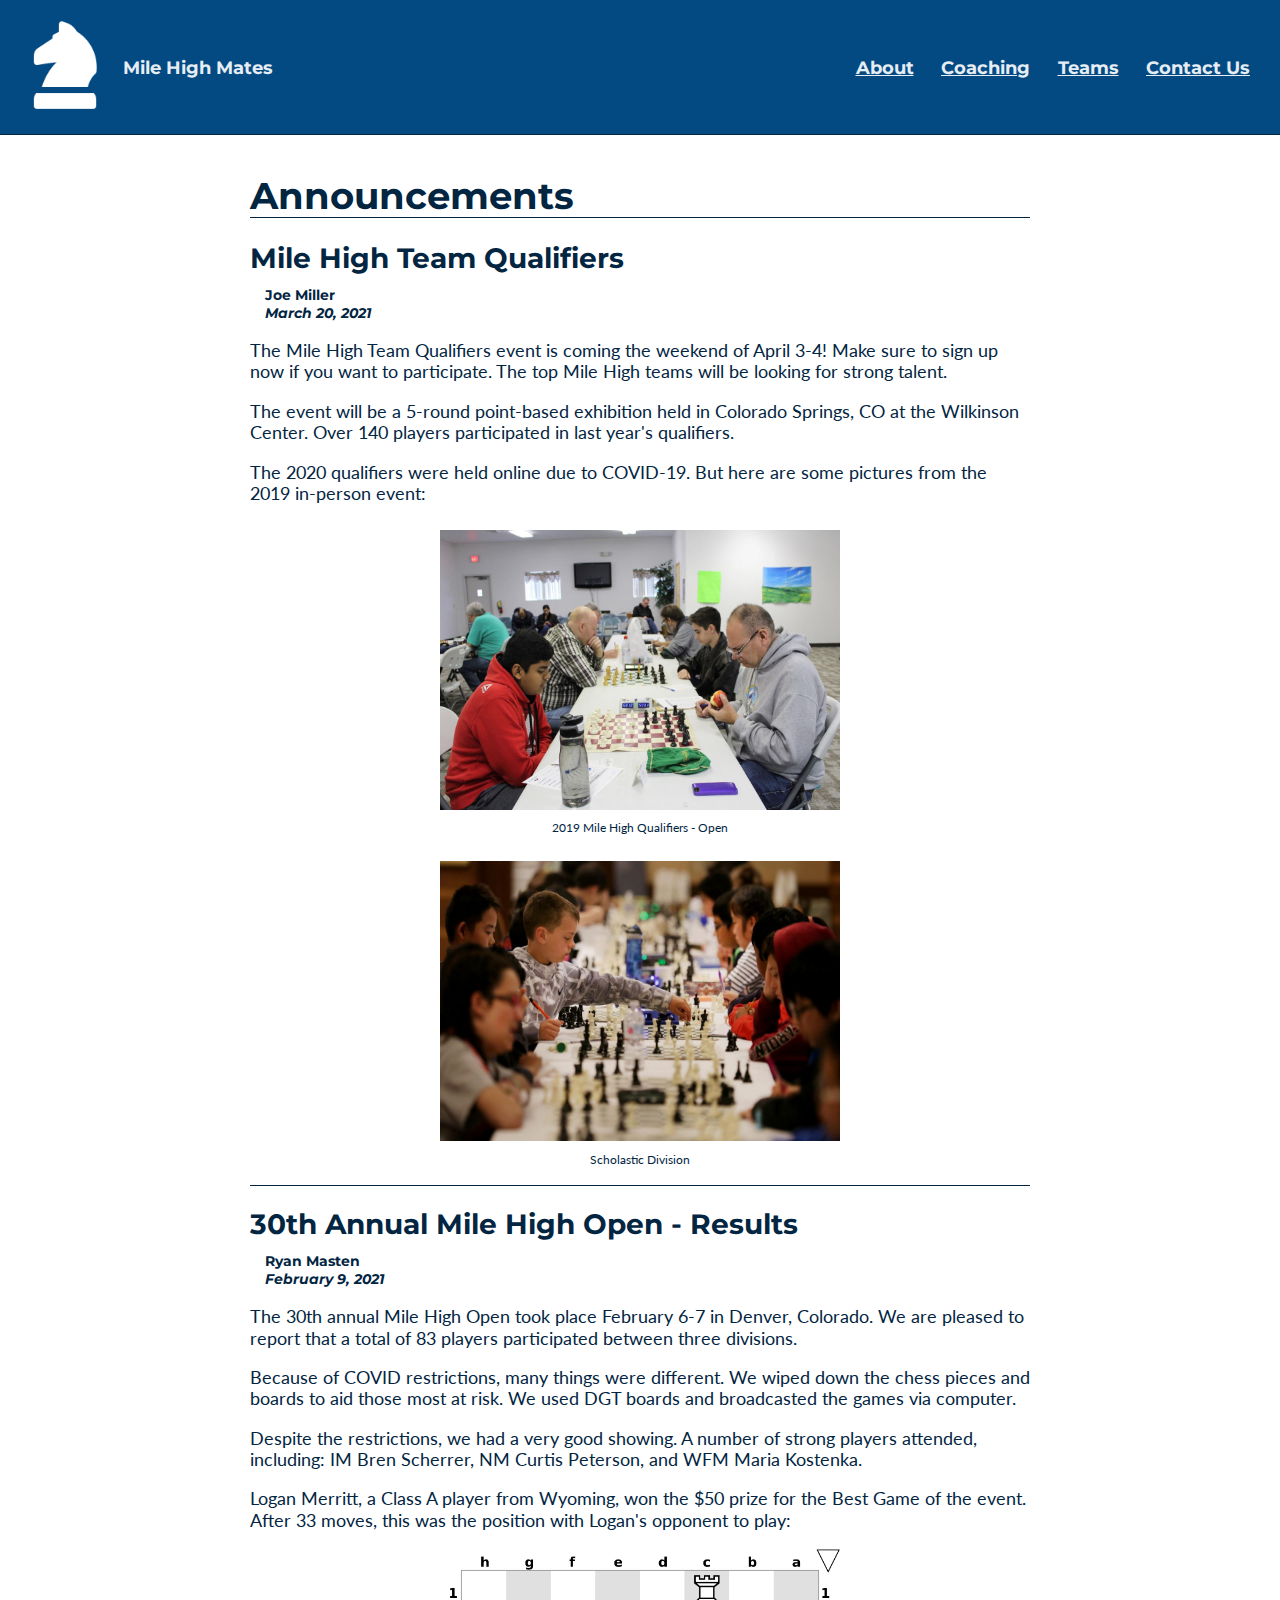
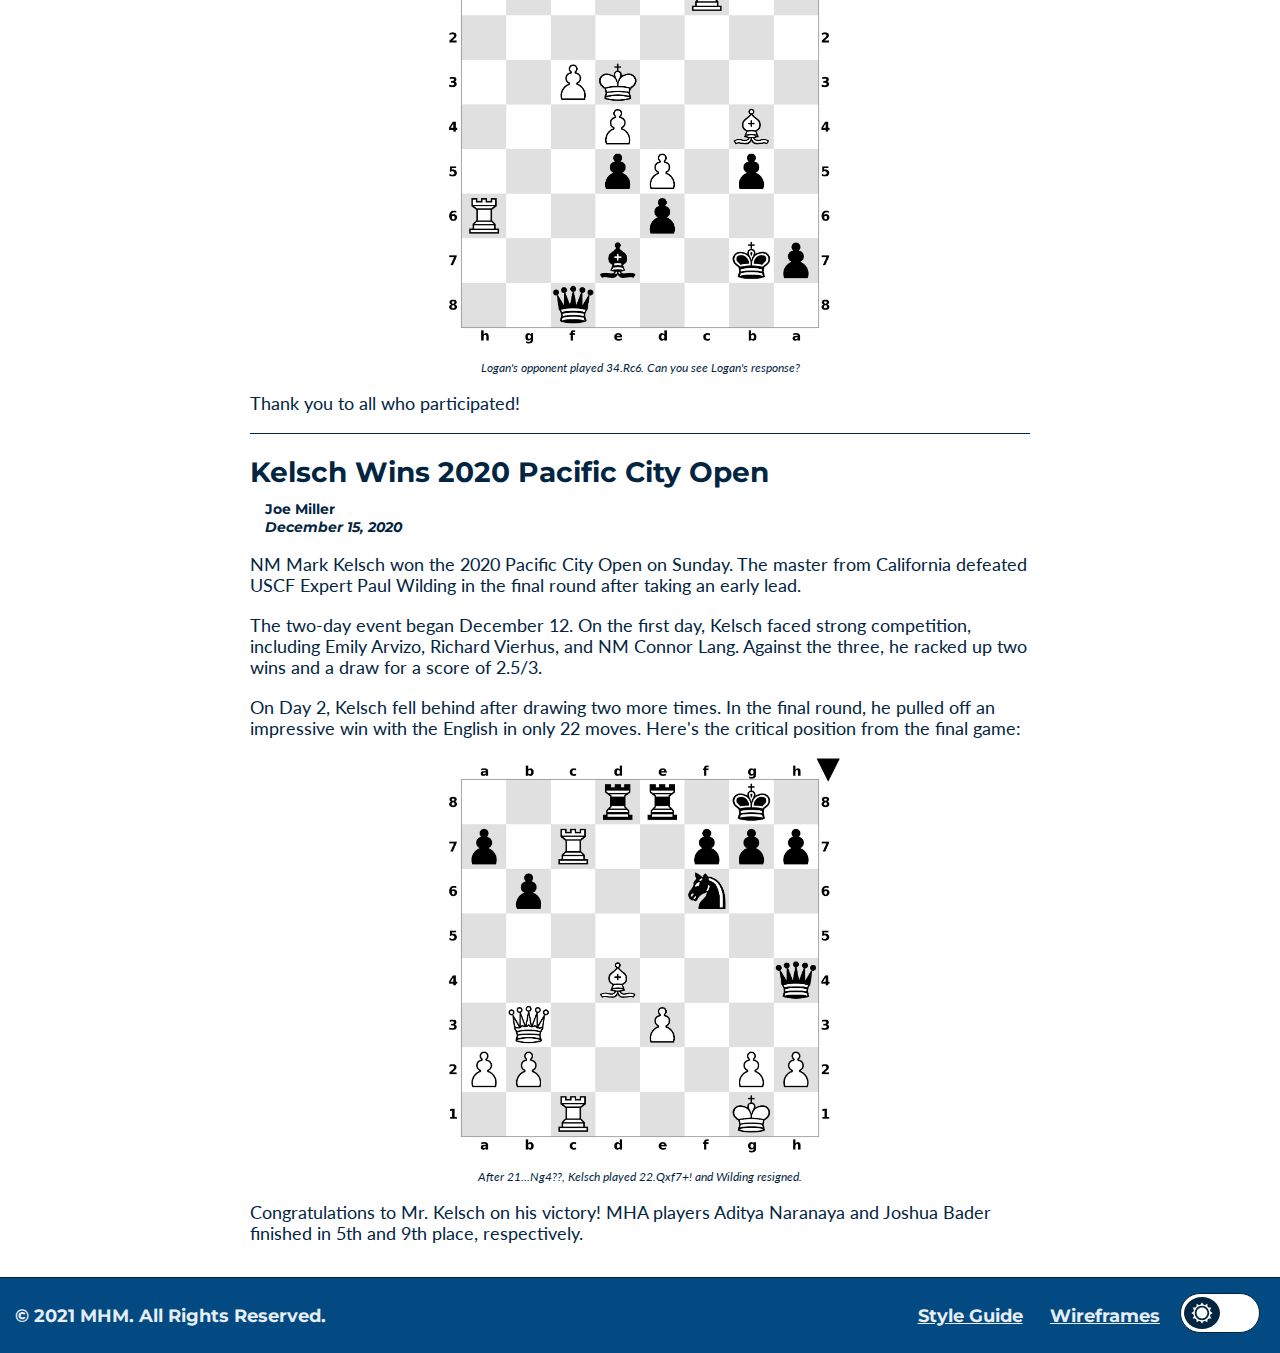
<file: index.html>
<!doctype html>
<html lang="en">
<head>
    <meta charset="utf-8">
    <meta name="author" content="jrperlic">
    <meta name="keywords" content="HTML, CSS, JavaScript">
    <meta name="description" content="This is my final project site for WDD 130.">
    <meta name="viewport" content="width=device-width, initial-scale=1.0">
    <title>Home</title>
    <link rel="preconnect" href="https://fonts.gstatic.com">
    <link href="https://fonts.googleapis.com/css2?family=Lato&family=Montserrat&display=swap" rel="stylesheet">
    <link rel="stylesheet" href="css/normalize.css">
    <link rel="stylesheet" href="css/main.css">
    <script src="js/dark-mode.js"></script>
</head>
<body>
    <header>
        <div id="logo-wrapper">
            <a href="index.html">
                <img src="assets/knight.png" id="logo" alt="Home">
            </a>
        </div>
        <div id="company-name">
            Mile High Mates
        </div>
        <nav>
            <ul>
                <li>
                    <a href="about.html">
                        About
                    </a>
                </li>
                <li>
                    <a href="coaching.html">
                        Coaching
                    </a>
                </li>
                <li>
                    <a href="teams.html">
                        Teams
                    </a>
                </li>
                <li>
                    <a href="contact-us.html">
                        Contact Us
                    </a>
                </li>
            </ul>
        </nav>
    </header>
    <main>
        <h1 class="bordered">Announcements</h1>
        <section class="announcement">
            <h2>
                Mile High Team Qualifiers
            </h2>
            <h3 class="author">
                Joe Miller
            </h3>
            <h3 class="date">
                March 20, 2021
            </h3>
            <p>
                The Mile High Team Qualifiers event is coming the weekend of April 3-4! Make sure to sign up now if you want to participate. The top Mile High teams will be looking for strong talent.
            </p>
            <p>
                The event will be a 5-round point-based exhibition held in Colorado Springs, CO at the Wilkinson Center. Over 140 players participated in last year's qualifiers.
            </p>
            <p>
                The 2020 qualifiers were held online due to COVID-19. But here are some pictures from the 2019 in-person event:
            </p>
            <div class="image-grid">
                <figure id="figure1">
                    <img src="assets/home/tournament1.jpg" id="tournament1">
                    <figcaption>2019 Mile High Qualifiers - Open</figcaption>
                </figure>
                <figure  id="figure2">
                    <img src="assets/home/tournament2.jpg" id="tournament2">
                    <figcaption>Scholastic Division</figcaption>
                </figure>
            </div>
        </section>
        <section class="announcement">
            <h2>
                30th Annual Mile High Open - Results
            </h2>
            <h3 class="author">
                Ryan Masten
            </h3>
            <h3 class="date">
                February 9, 2021
            </h3>
            <p>
                The 30th annual Mile High Open took place February 6-7 in Denver, Colorado. We are pleased to report that a total of 83 players participated between three divisions.
            </p>
            <p>
                Because of COVID restrictions, many things were different. We wiped down the chess pieces and boards to aid those most at risk. We used DGT boards and broadcasted the games via computer.
            </p>
            <p>
                Despite the restrictions, we had a very good showing. A number of strong players attended, including: IM Bren Scherrer, NM Curtis Peterson, and WFM Maria Kostenka.
            </p>
            <p>
                Logan Merritt, a Class A player from Wyoming, won the $50 prize for the Best Game of the event. After 33 moves, this was the position with Logan's opponent to play:
            </p>
            <img src="assets/home/chess1.jpg" class="board" alt="chess1.jpg">
            <p class="analysis">
                Logan's opponent played 34.Rc6. Can you see Logan's response?
            </p>
            <p>
                Thank you to all who participated!
            </p>
        </section>
        <section class="announcement">
            <h2>
                Kelsch Wins 2020 Pacific City Open
            </h2>
            <h3 class="author">
                Joe Miller
            </h3>
            <h3 class="date">
                December 15, 2020
            </h3>
            <p>
                NM Mark Kelsch won the 2020 Pacific City Open on Sunday. The master from California defeated USCF Expert Paul Wilding in the final round after taking an early lead.
            </p>
            <p>
                The two-day event began December 12. On the first day, Kelsch faced strong competition, including Emily Arvizo, Richard Vierhus, and NM Connor Lang. Against the three, he racked up two wins and a draw for a score of 2.5/3.
            </p>
            <p>
                On Day 2, Kelsch fell behind after drawing two more times. In the final round, he pulled off an impressive win with the English in only 22 moves. Here's the critical position from the final game:
            </p>
            <img src="assets/home/chess2.jpg" class="board" alt="chess2.jpg">
            <p class="analysis">
                After 21...Ng4??, Kelsch played 22.Qxf7+! and Wilding resigned.
            </p>
            <p>
                Congratulations to Mr. Kelsch on his victory! MHA players Aditya Naranaya and Joshua Bader finished in 5th and 9th place, respectively.
            </p>
        </section>
    </main>
    <footer>
        <div id="legal">
            &copy; 2021 MHM. All Rights Reserved.
        </div>
        <nav>
            <ul>
                <li>
                    <a href="style-guide.html">
                        Style Guide
                    </a>
                </li>
                <li>
                    <a href="wireframes.html">
                        Wireframes
                    </a>
                </li>
            </ul>
        </nav>
        <div id="dark-mode">
            <div class="icon" id="sun-icon">
                <svg xmlns="http://www.w3.org/2000/svg" width="24" height="24" viewBox="0 0 24 24"><path d="M22.088 13.126l1.912-1.126-1.912-1.126c-1.021-.602-1.372-1.91-.788-2.942l1.093-1.932-2.22-.02c-1.185-.01-2.143-.968-2.153-2.153l-.02-2.219-1.932 1.093c-1.031.583-2.34.233-2.941-.788l-1.127-1.913-1.127 1.913c-.602 1.021-1.91 1.372-2.941.788l-1.932-1.093-.02 2.219c-.01 1.185-.968 2.143-2.153 2.153l-2.22.02 1.093 1.932c.584 1.032.233 2.34-.788 2.942l-1.912 1.126 1.912 1.126c1.021.602 1.372 1.91.788 2.942l-1.093 1.932 2.22.02c1.185.01 2.143.968 2.153 2.153l.02 2.219 1.932-1.093c1.031-.583 2.34-.233 2.941.788l1.127 1.913 1.127-1.913c.602-1.021 1.91-1.372 2.941-.788l1.932 1.093.02-2.219c.011-1.185.969-2.143 2.153-2.153l2.22-.02-1.093-1.932c-.584-1.031-.234-2.34.788-2.942zm-10.117 6.874c-4.411 0-8-3.589-8-8s3.588-8 8-8 8 3.589 8 8-3.589 8-8 8zm6.029-8c0 3.313-2.687 6-6 6s-6-2.687-6-6 2.687-6 6-6 6 2.687 6 6z"/></svg>
            </div>
            <div id="tgl-wrapper">
                <input class="tgl" id="dark-mode-toggle" type="checkbox"/>
                <label class="tgl-btn" for="dark-mode-toggle"></label>
            </div>
            <div class="icon" id="moon-icon">
                <svg xmlns="http://www.w3.org/2000/svg" width="24" height="24" viewBox="0 0 24 24"><path d="M12 10.999c1.437.438 2.562 1.564 2.999 3.001.44-1.437 1.565-2.562 3.001-3-1.436-.439-2.561-1.563-3.001-3-.437 1.436-1.562 2.561-2.999 2.999zm8.001.001c.958.293 1.707 1.042 2 2.001.291-.959 1.042-1.709 1.999-2.001-.957-.292-1.707-1.042-2-2-.293.958-1.042 1.708-1.999 2zm-1-9c-.437 1.437-1.563 2.562-2.998 3.001 1.438.44 2.561 1.564 3.001 3.002.437-1.438 1.563-2.563 2.996-3.002-1.433-.437-2.559-1.564-2.999-3.001zm-7.001 22c-6.617 0-12-5.383-12-12s5.383-12 12-12c1.894 0 3.63.497 5.37 1.179-2.948.504-9.37 3.266-9.37 10.821 0 7.454 5.917 10.208 9.37 10.821-1.5.846-3.476 1.179-5.37 1.179z"/></svg>
            </div>
        </div>
    </footer>
</body>
</html>
</file>
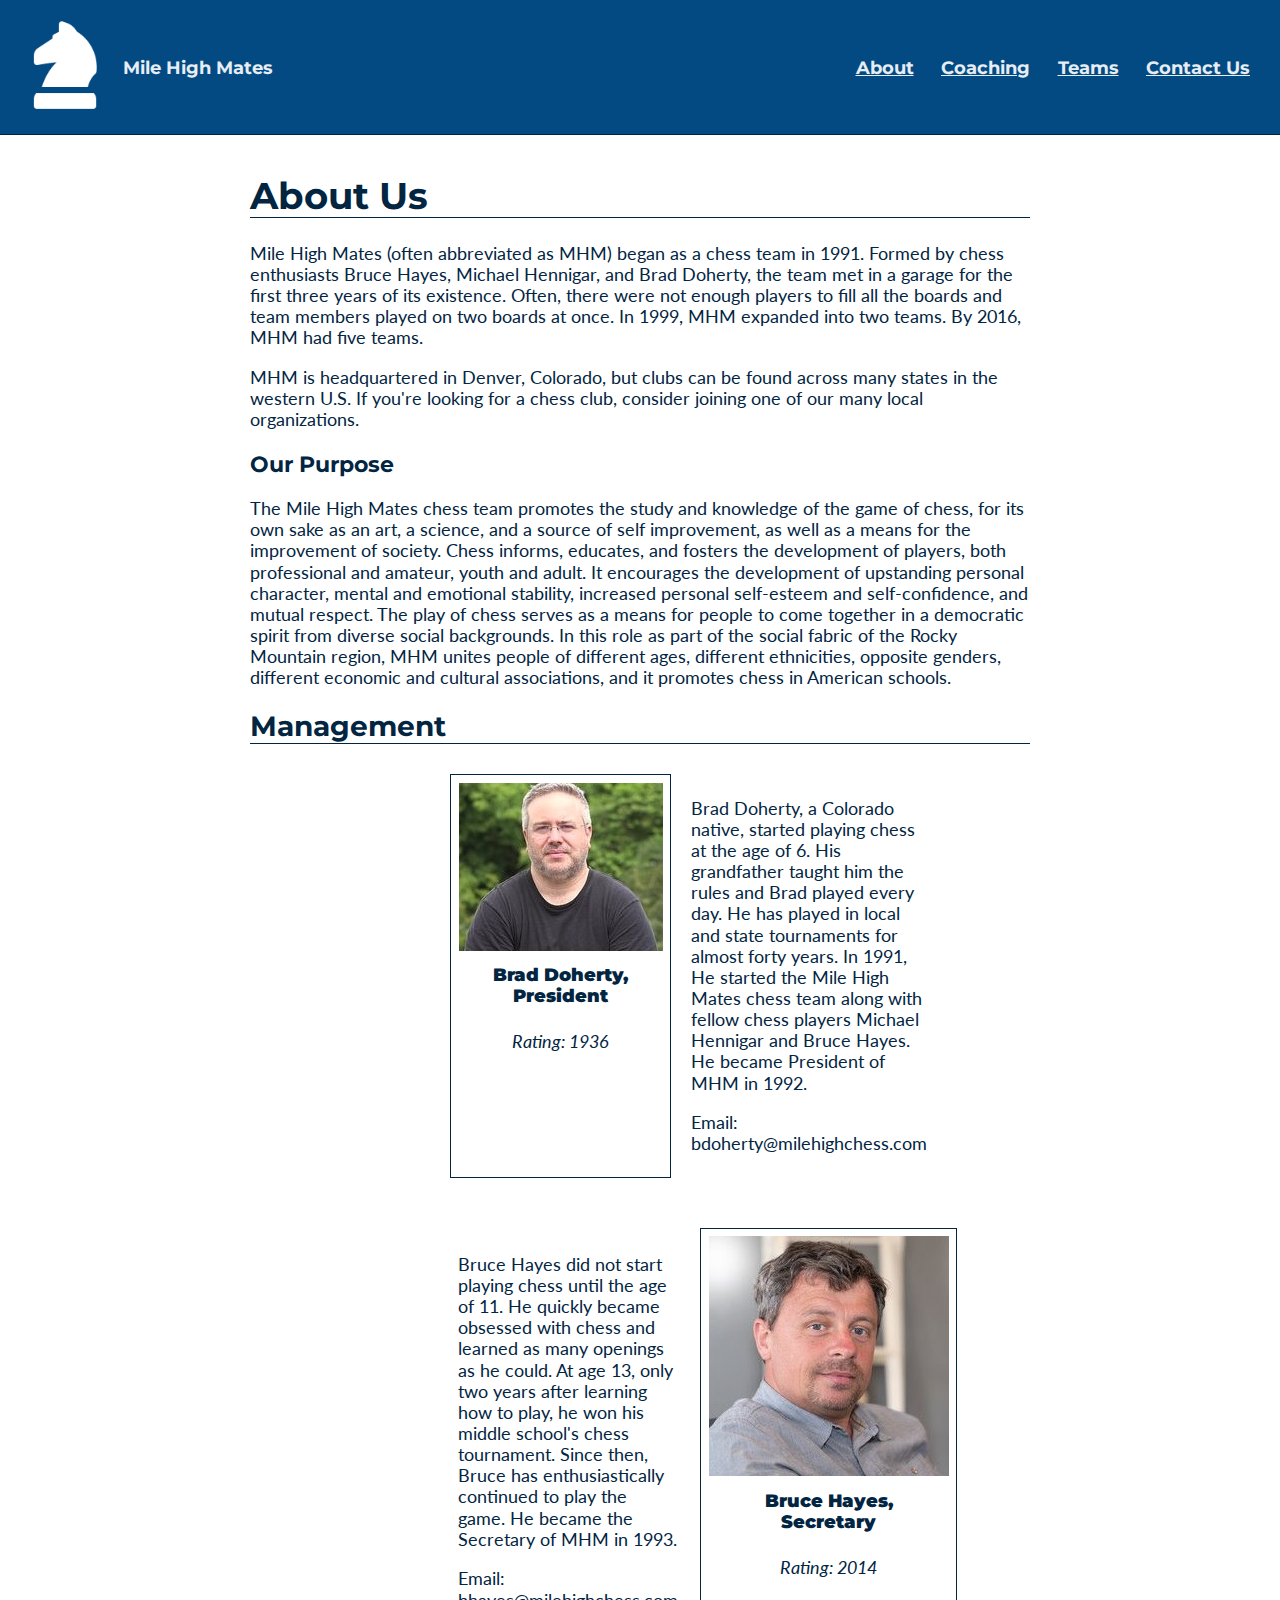
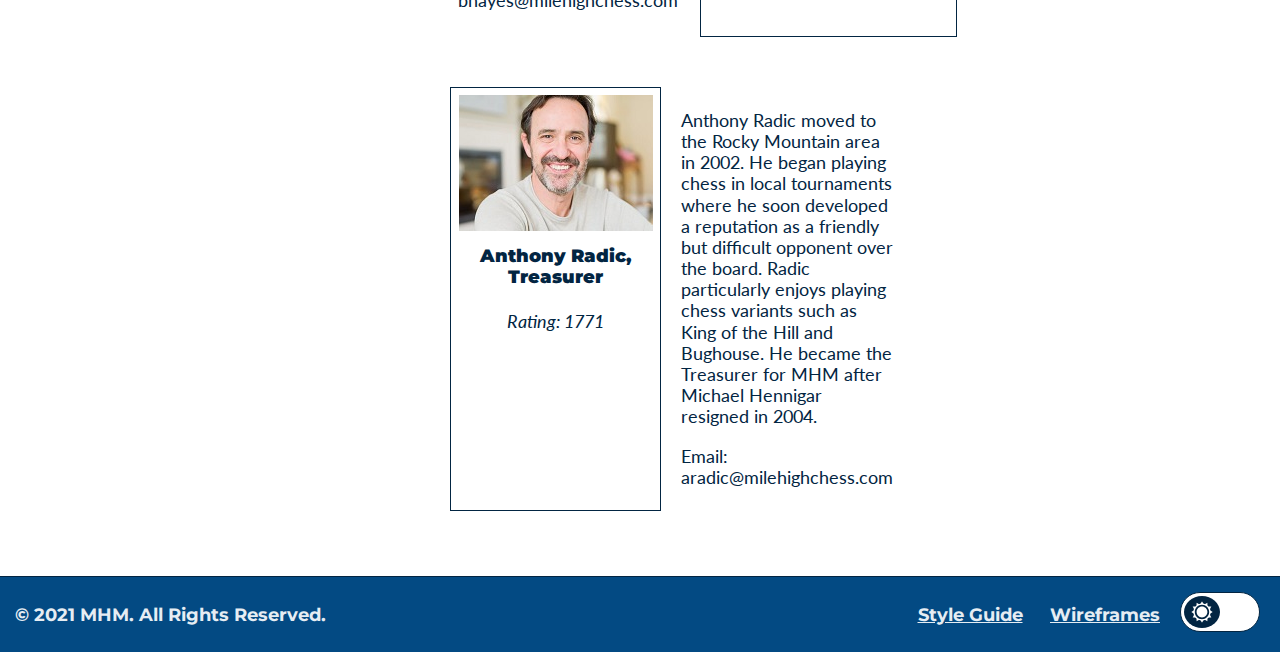
<file: about.html>
<!doctype html>
<html lang="en">
<head>
    <meta charset="utf-8">
    <meta name="author" content="jrperlic">
    <meta name="keywords" content="HTML, CSS, JavaScript">
    <meta name="description" content="This is my final project site for WDD 130.">
    <meta name="viewport" content="width=device-width, initial-scale=1.0">
    <title>Home</title>
    <link rel="preconnect" href="https://fonts.gstatic.com">
    <link href="https://fonts.googleapis.com/css2?family=Lato&family=Montserrat&display=swap" rel="stylesheet">
    <link rel="stylesheet" href="css/normalize.css">
    <link rel="stylesheet" href="css/main.css">
    <script src="js/dark-mode.js"></script>
    <script src="js/fake-send.js"></script>
</head>
<body>
    <header>
        <div id="logo-wrapper">
            <a href="index.html">
                <img src="assets/knight.png" id="logo" alt="Home">
            </a>
        </div>
        <div id="company-name">
            Mile High Mates
        </div>
        <nav>
            <ul>
                <li>
                    <a href="about.html">
                        About
                    </a>
                </li>
                <li>
                    <a href="coaching.html">
                        Coaching
                    </a>
                </li>
                <li>
                    <a href="teams.html">
                        Teams
                    </a>
                </li>
                <li>
                    <a href="contact-us.html">
                        Contact Us
                    </a>
                </li>
            </ul>
        </nav>
    </header>
    <main>
        <h1 class="bordered">About Us</h1>
        <p>
            Mile High Mates (often abbreviated as MHM) began as a chess team in 1991. Formed by chess enthusiasts Bruce Hayes, Michael Hennigar, and Brad Doherty, the team met in a garage for the first three years of its existence. Often, there were not enough players to fill all the boards and team members played on two boards at once. In 1999, MHM expanded into two teams. By 2016, MHM had five teams.
        </p>
        <p>
            MHM is headquartered in Denver, Colorado, but clubs can be found across many states in the western U.S. If you're looking for a chess club, consider joining one of our many local organizations.
        </p>
        <h3>Our Purpose</h3>
        <p>
            The Mile High Mates chess team promotes the study and knowledge of the game of chess, for its own sake as an art, a science, and a source of self improvement, as well as a means for the improvement of society. Chess informs, educates, and fosters the development of players, both professional and amateur, youth and adult. It encourages the development of upstanding personal character, mental and emotional stability, increased personal self-esteem and self-confidence, and mutual respect. The play of chess serves as a means for people to come together in a democratic spirit from diverse social backgrounds. In this role as part of the social fabric of the Rocky Mountain region, MHM unites people of different ages, different ethnicities, opposite genders, different economic and cultural associations, and it promotes chess in American schools.
        </p>
        <h2 class="bordered spacing">Management</h2>
        <section class="about">
            <div class="card">
                <img src="assets/about/doherty.jpg" alt="Brad Doherty">
                <div class="container">
                  <h4><b>Brad Doherty, President</b></h4>
                  <p><i>Rating: 1936</i></p>
                </div>
              </div>
            <div class="description">
                <p>Brad Doherty, a Colorado native, started playing chess at the age of 6. His grandfather taught him the rules and Brad played every day. He has played in local and state tournaments for almost forty years. In 1991, He started the Mile High Mates chess team along with fellow chess players Michael Hennigar and Bruce Hayes. He became President of MHM in 1992.</p>
                <p>Email: bdoherty@milehighchess.com</p>
            </div>
        </section>
        <section class="about">
            <div class="alt-description">
                <p>Bruce Hayes did not start playing chess until the age of 11. He quickly became obsessed with chess and learned as many openings as he could. At age 13, only two years after learning how to play, he won his middle school's chess tournament. Since then, Bruce has enthusiastically continued to play the game. He became the Secretary of MHM in 1993.</p>
                <p>Email: bhayes@milehighchess.com</p>
            </div>
            <div class="alt-card">
                <img src="assets/about/hayes.jpg" alt="Bruce Hayes">
                <div class="container">
                  <h4><b>Bruce Hayes, Secretary</b></h4>
                  <p><i>Rating: 2014</i></p>
                </div>
              </div>
        </section>
        <section class="about">
            <div class="card">
                <img src="assets/about/radic.jpg" alt="Anthony Radic">
                <div class="container">
                  <h4><b>Anthony Radic, Treasurer</b></h4>
                  <p><i>Rating: 1771</i></p>
                </div>
              </div>
            <div class="description">
                <p>Anthony Radic moved to the Rocky Mountain area in 2002. He began playing chess in local tournaments where he soon developed a reputation as a friendly but difficult opponent over the board. Radic particularly enjoys playing chess variants such as King of the Hill and Bughouse. He became the Treasurer for MHM after Michael Hennigar resigned in 2004.</p>
                <p>Email: aradic@milehighchess.com</p>
            </div>
        </section>
    </main>
    <footer>
        <div id="legal">
            &copy; 2021 MHM. All Rights Reserved.
        </div>
        <nav>
            <ul>
                <li>
                    <a href="style-guide.html">
                        Style Guide
                    </a>
                </li>
                <li>
                    <a href="wireframes.html">
                        Wireframes
                    </a>
                </li>
            </ul>
        </nav>
        <div id="dark-mode">
            <div class="icon" id="sun-icon">
                <svg xmlns="http://www.w3.org/2000/svg" width="24" height="24" viewBox="0 0 24 24"><path d="M22.088 13.126l1.912-1.126-1.912-1.126c-1.021-.602-1.372-1.91-.788-2.942l1.093-1.932-2.22-.02c-1.185-.01-2.143-.968-2.153-2.153l-.02-2.219-1.932 1.093c-1.031.583-2.34.233-2.941-.788l-1.127-1.913-1.127 1.913c-.602 1.021-1.91 1.372-2.941.788l-1.932-1.093-.02 2.219c-.01 1.185-.968 2.143-2.153 2.153l-2.22.02 1.093 1.932c.584 1.032.233 2.34-.788 2.942l-1.912 1.126 1.912 1.126c1.021.602 1.372 1.91.788 2.942l-1.093 1.932 2.22.02c1.185.01 2.143.968 2.153 2.153l.02 2.219 1.932-1.093c1.031-.583 2.34-.233 2.941.788l1.127 1.913 1.127-1.913c.602-1.021 1.91-1.372 2.941-.788l1.932 1.093.02-2.219c.011-1.185.969-2.143 2.153-2.153l2.22-.02-1.093-1.932c-.584-1.031-.234-2.34.788-2.942zm-10.117 6.874c-4.411 0-8-3.589-8-8s3.588-8 8-8 8 3.589 8 8-3.589 8-8 8zm6.029-8c0 3.313-2.687 6-6 6s-6-2.687-6-6 2.687-6 6-6 6 2.687 6 6z"/></svg>
            </div>
            <div id="tgl-wrapper">
                <input class="tgl" id="dark-mode-toggle" type="checkbox"/>
                <label class="tgl-btn" for="dark-mode-toggle"></label>
            </div>
            <div class="icon" id="moon-icon">
                <svg xmlns="http://www.w3.org/2000/svg" width="24" height="24" viewBox="0 0 24 24"><path d="M12 10.999c1.437.438 2.562 1.564 2.999 3.001.44-1.437 1.565-2.562 3.001-3-1.436-.439-2.561-1.563-3.001-3-.437 1.436-1.562 2.561-2.999 2.999zm8.001.001c.958.293 1.707 1.042 2 2.001.291-.959 1.042-1.709 1.999-2.001-.957-.292-1.707-1.042-2-2-.293.958-1.042 1.708-1.999 2zm-1-9c-.437 1.437-1.563 2.562-2.998 3.001 1.438.44 2.561 1.564 3.001 3.002.437-1.438 1.563-2.563 2.996-3.002-1.433-.437-2.559-1.564-2.999-3.001zm-7.001 22c-6.617 0-12-5.383-12-12s5.383-12 12-12c1.894 0 3.63.497 5.37 1.179-2.948.504-9.37 3.266-9.37 10.821 0 7.454 5.917 10.208 9.37 10.821-1.5.846-3.476 1.179-5.37 1.179z"/></svg>
            </div>
        </div>
    </footer>
</body>
</html>
</file>
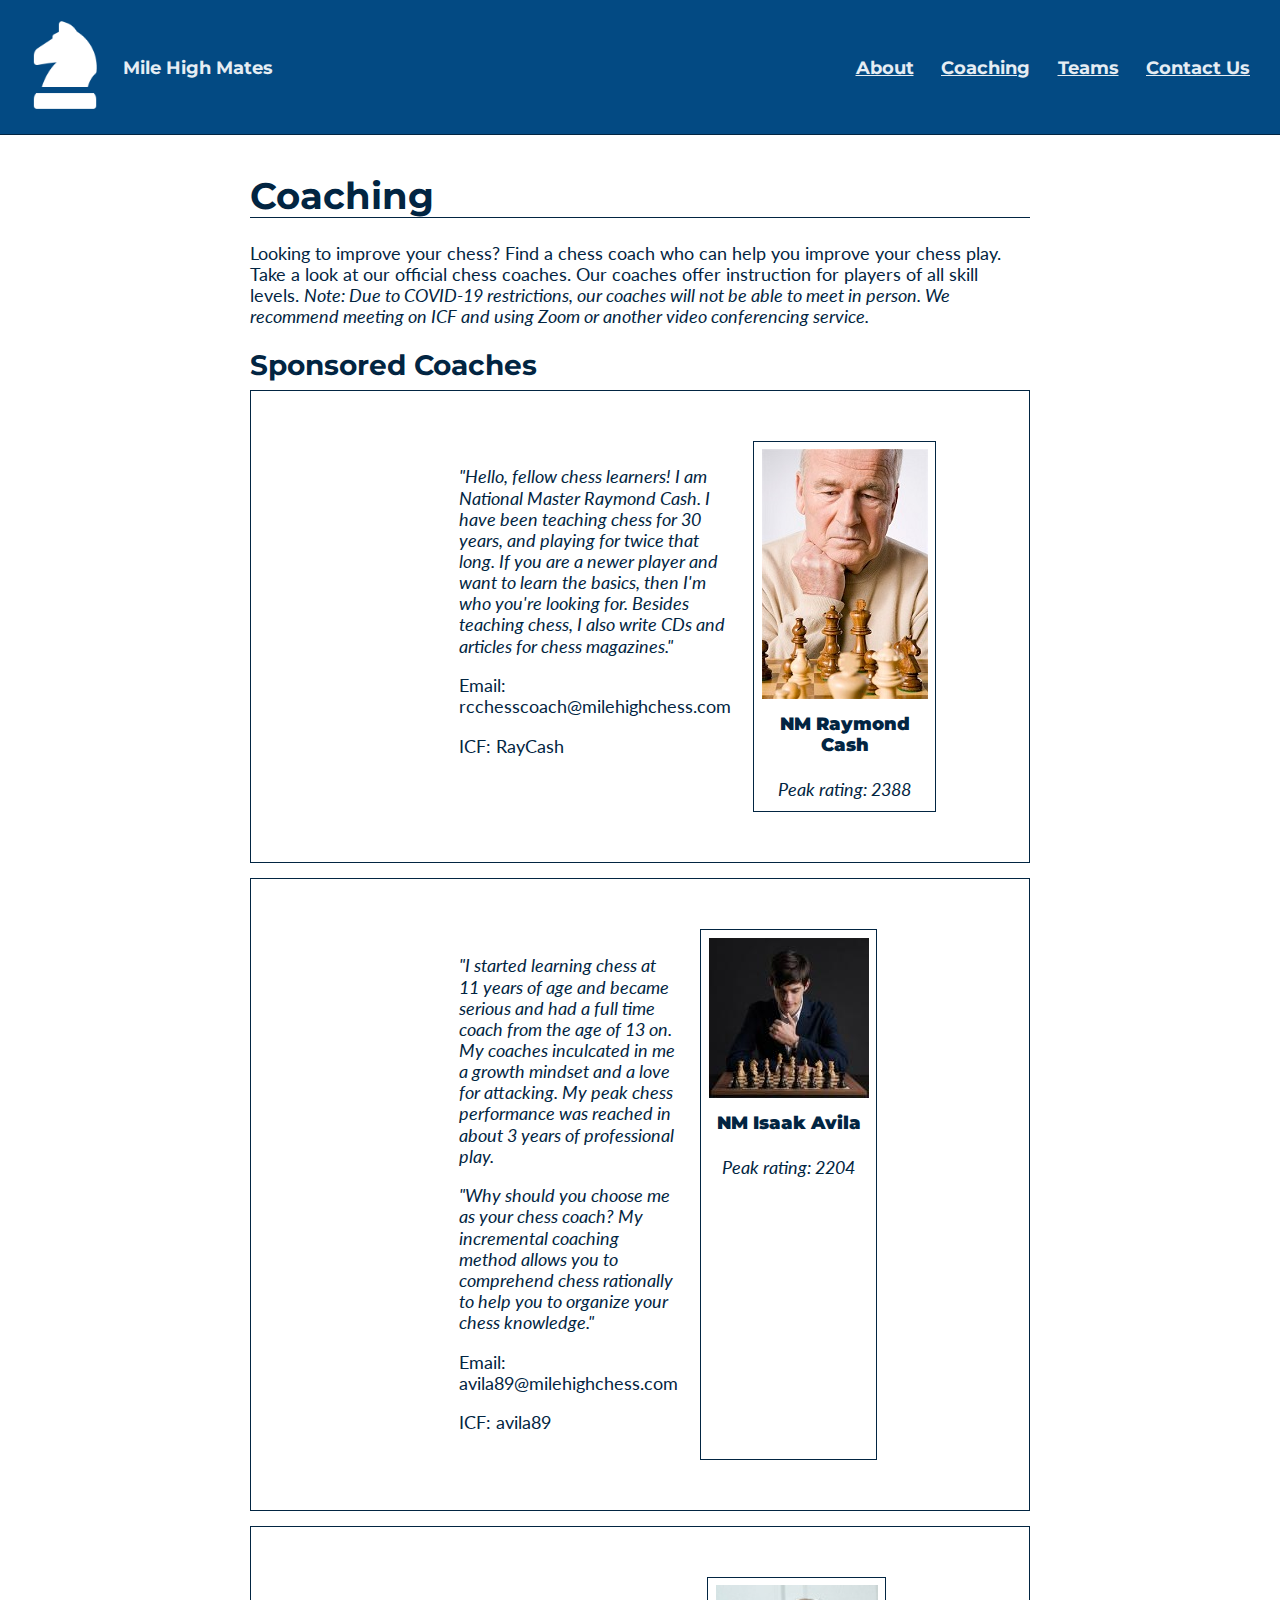
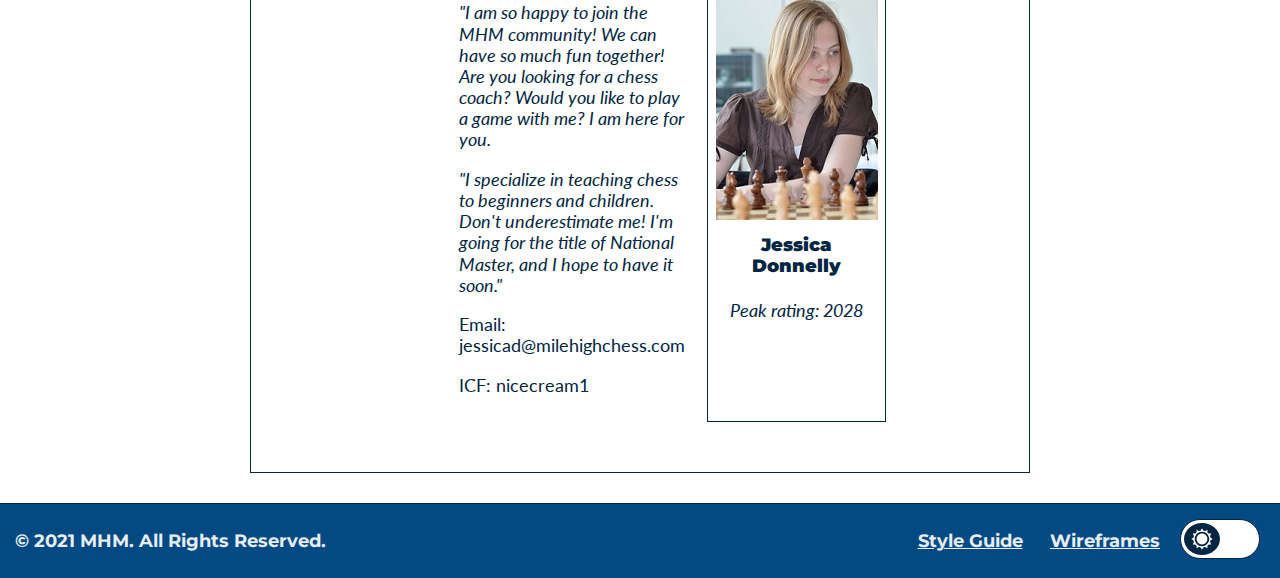
<file: coaching.html>
<!doctype html>
<html lang="en">
<head>
    <meta charset="utf-8">
    <meta name="author" content="jrperlic">
    <meta name="keywords" content="HTML, CSS, JavaScript">
    <meta name="description" content="This is my final project site for WDD 130.">
    <meta name="viewport" content="width=device-width, initial-scale=1.0">
    <title>Coaching</title>
    <link rel="preconnect" href="https://fonts.gstatic.com">
    <link href="https://fonts.googleapis.com/css2?family=Lato&family=Montserrat&display=swap" rel="stylesheet">
    <link rel="stylesheet" href="css/normalize.css">
    <link rel="stylesheet" href="css/main.css">
    <script src="js/dark-mode.js"></script>
</head>
<body>
    <header>
        <div id="logo-wrapper">
            <a href="index.html">
                <img src="assets/knight.png" id="logo" alt="Home">
            </a>
        </div>
        <div id="company-name">
            Mile High Mates
        </div>
        <nav>
            <ul>
                <li>
                    <a href="about.html">
                        About
                    </a>
                </li>
                <li>
                    <a href="coaching.html">
                        Coaching
                    </a>
                </li>
                <li>
                    <a href="teams.html">
                        Teams
                    </a>
                </li>
                <li>
                    <a href="contact-us.html">
                        Contact Us
                    </a>
                </li>
            </ul>
        </nav>
    </header>
    <main>
        <h1 class="bordered">Coaching</h1>
        <p>Looking to improve your chess? Find a chess coach who can help you improve your chess play. Take a look at our official chess coaches. Our coaches offer instruction for players of all skill levels. <em>Note: Due to COVID-19 restrictions, our coaches will not be able to meet in person. We recommend meeting on ICF and using Zoom or another video conferencing service.</em></p>
        <h2>Sponsored Coaches</h2>
        <section class="coach">
            <div class="alt-description">
                <p><i>"Hello, fellow chess learners! I am National Master Raymond Cash. I have been teaching chess for 30 years, and playing for twice that long. If you are a newer player and want to learn the basics, then I'm who you're looking for. Besides teaching chess, I also write CDs and articles for chess magazines."</i></p>
                <p>Email: rcchesscoach@milehighchess.com</p>
                <p>ICF: RayCash</p>
            </div>
            <div class="alt-card">
                <img src="assets/coaching/coach1.jpg" alt="NM Raymond Cash">
                <div class="container">
                    <h4><b>NM Raymond Cash</b></h4>
                    <p><i>Peak rating: 2388</i></p>
                </div>
            </div>
        </section>
        <section class="coach">
            <div class="alt-description">
                <p><i>"I started learning chess at 11 years of age and became serious and had a full time coach from the age of 13 on. My coaches inculcated in me a growth mindset and a love for attacking. My peak chess performance was reached in about 3 years of professional play.</i></p>
                <p><i>"Why should you choose me as your chess coach? My incremental coaching method allows you to comprehend chess rationally to help you to organize your chess knowledge."</i></p>
                <p>Email: avila89@milehighchess.com</p>
                <p>ICF: avila89</p>
            </div>
            <div class="alt-card">
                <img src="assets/coaching/coach2.jpeg" alt="NM Isaak Avila">
                <div class="container">
                    <h4><b>NM Isaak Avila</b></h4>
                    <p><i>Peak rating: 2204</i></p>
                </div>
            </div>
        </section>
        <section class="coach">
            <div class="alt-description">
                <p><i>"I am so happy to join the MHM community! We can have so much fun together! Are you looking for a chess coach? Would you like to play a game with me? I am here for you.</i></p>
                <p><i>"I specialize in teaching chess to beginners and children. Don't underestimate me! I'm going for the title of National Master, and I hope to have it soon."</i></p>
                <p>Email: jessicad@milehighchess.com</p>
                <p>ICF: nicecream1</p>
            </div>
            <div class="alt-card">
                <img src="assets/coaching/coach3.jpg" alt="Jessica Donnelly">
                <div class="container">
                    <h4><b>Jessica Donnelly</b></h4>
                    <p><i>Peak rating: 2028</i></p>
                </div>
            </div>
        </section>
    </main>
    <footer>
        <div id="legal">
            &copy; 2021 MHM. All Rights Reserved.
        </div>
        <nav>
            <ul>
                <li>
                    <a href="style-guide.html">
                        Style Guide
                    </a>
                </li>
                <li>
                    <a href="wireframes.html">
                        Wireframes
                    </a>
                </li>
            </ul>
        </nav>
        <div id="dark-mode">
            <div class="icon" id="sun-icon">
                <svg xmlns="http://www.w3.org/2000/svg" width="24" height="24" viewBox="0 0 24 24"><path d="M22.088 13.126l1.912-1.126-1.912-1.126c-1.021-.602-1.372-1.91-.788-2.942l1.093-1.932-2.22-.02c-1.185-.01-2.143-.968-2.153-2.153l-.02-2.219-1.932 1.093c-1.031.583-2.34.233-2.941-.788l-1.127-1.913-1.127 1.913c-.602 1.021-1.91 1.372-2.941.788l-1.932-1.093-.02 2.219c-.01 1.185-.968 2.143-2.153 2.153l-2.22.02 1.093 1.932c.584 1.032.233 2.34-.788 2.942l-1.912 1.126 1.912 1.126c1.021.602 1.372 1.91.788 2.942l-1.093 1.932 2.22.02c1.185.01 2.143.968 2.153 2.153l.02 2.219 1.932-1.093c1.031-.583 2.34-.233 2.941.788l1.127 1.913 1.127-1.913c.602-1.021 1.91-1.372 2.941-.788l1.932 1.093.02-2.219c.011-1.185.969-2.143 2.153-2.153l2.22-.02-1.093-1.932c-.584-1.031-.234-2.34.788-2.942zm-10.117 6.874c-4.411 0-8-3.589-8-8s3.588-8 8-8 8 3.589 8 8-3.589 8-8 8zm6.029-8c0 3.313-2.687 6-6 6s-6-2.687-6-6 2.687-6 6-6 6 2.687 6 6z"/></svg>
            </div>
            <div id="tgl-wrapper">
                <input class="tgl" id="dark-mode-toggle" type="checkbox"/>
                <label class="tgl-btn" for="dark-mode-toggle"></label>
            </div>
            <div class="icon" id="moon-icon">
                <svg xmlns="http://www.w3.org/2000/svg" width="24" height="24" viewBox="0 0 24 24"><path d="M12 10.999c1.437.438 2.562 1.564 2.999 3.001.44-1.437 1.565-2.562 3.001-3-1.436-.439-2.561-1.563-3.001-3-.437 1.436-1.562 2.561-2.999 2.999zm8.001.001c.958.293 1.707 1.042 2 2.001.291-.959 1.042-1.709 1.999-2.001-.957-.292-1.707-1.042-2-2-.293.958-1.042 1.708-1.999 2zm-1-9c-.437 1.437-1.563 2.562-2.998 3.001 1.438.44 2.561 1.564 3.001 3.002.437-1.438 1.563-2.563 2.996-3.002-1.433-.437-2.559-1.564-2.999-3.001zm-7.001 22c-6.617 0-12-5.383-12-12s5.383-12 12-12c1.894 0 3.63.497 5.37 1.179-2.948.504-9.37 3.266-9.37 10.821 0 7.454 5.917 10.208 9.37 10.821-1.5.846-3.476 1.179-5.37 1.179z"/></svg>
            </div>
        </div>
    </footer>
</body>
</html>
</file>
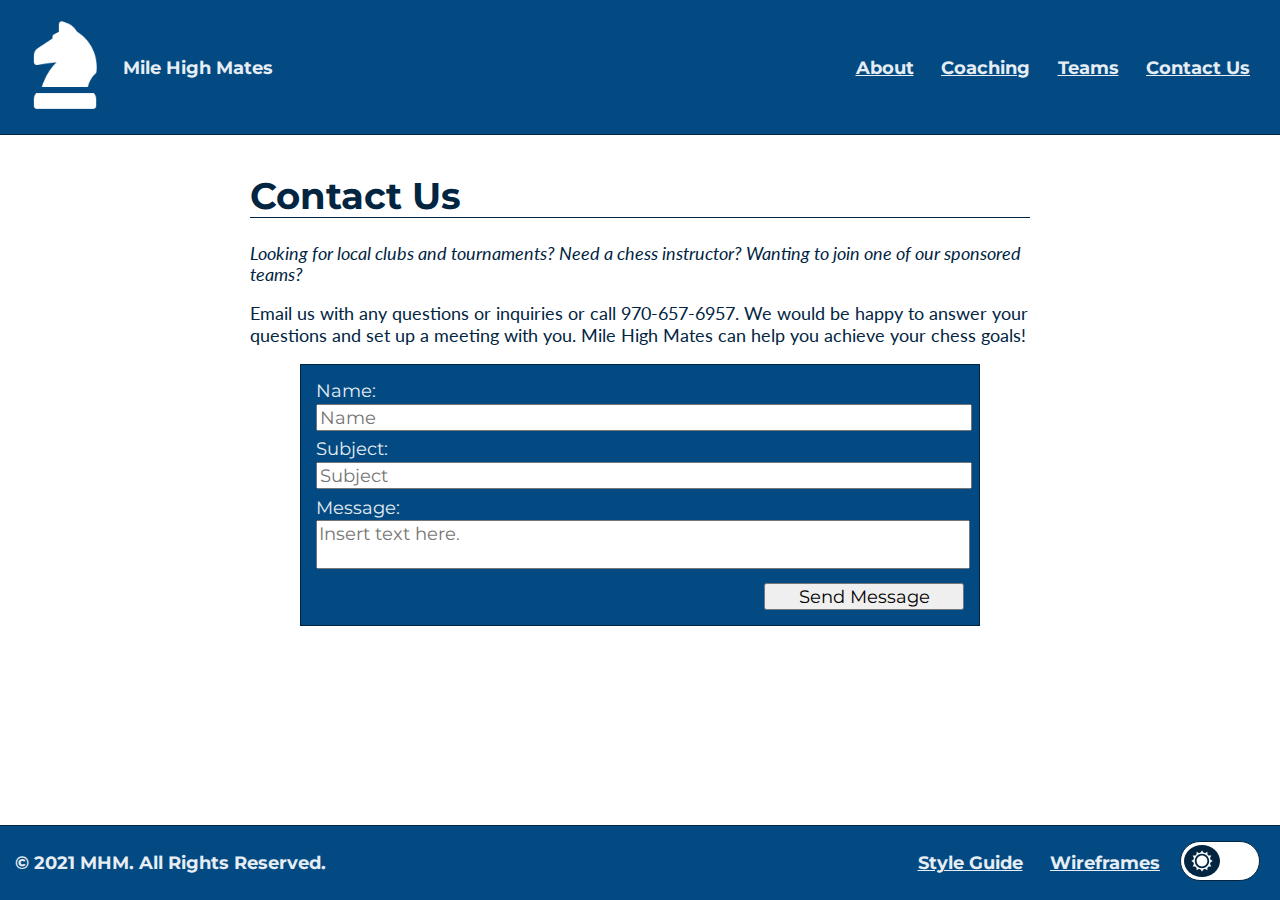
<file: contact-us.html>
<!doctype html>
<html lang="en">
<head>
    <meta charset="utf-8">
    <meta name="author" content="jrperlic">
    <meta name="keywords" content="HTML, CSS, JavaScript">
    <meta name="description" content="This is my final project site for WDD 130.">
    <meta name="viewport" content="width=device-width, initial-scale=1.0">
    <title>Home</title>
    <link rel="preconnect" href="https://fonts.gstatic.com">
    <link href="https://fonts.googleapis.com/css2?family=Lato&family=Montserrat&display=swap" rel="stylesheet">
    <link rel="stylesheet" href="css/normalize.css">
    <link rel="stylesheet" href="css/main.css">
    <script src="js/dark-mode.js"></script>
    <script src="js/fake-send.js"></script>
</head>
<body>
    <header>
        <div id="logo-wrapper">
            <a href="index.html">
                <img src="assets/knight.png" id="logo" alt="Home">
            </a>
        </div>
        <div id="company-name">
            Mile High Mates
        </div>
        <nav>
            <ul>
                <li>
                    <a href="about.html">
                        About
                    </a>
                </li>
                <li>
                    <a href="coaching.html">
                        Coaching
                    </a>
                </li>
                <li>
                    <a href="teams.html">
                        Teams
                    </a>
                </li>
                <li>
                    <a href="contact-us.html">
                        Contact Us
                    </a>
                </li>
            </ul>
        </nav>
    </header>
    <main>
        <h1 class="bordered">Contact Us</h1>
        <p>
            <i>Looking for local clubs and tournaments? Need a chess instructor? Wanting to join one of our sponsored teams?</i>
        </p>
        <p>
            Email us with any questions or inquiries or call 970-657-6957. We would be happy to answer your questions and set up a meeting with you. Mile High Mates can help you achieve your chess goals!
        </p>
        <form method="GET" action="contact-us.html" id="contact-form">
            <label id="name">
                Name:<br />
                <input type="text" name="name" placeholder="Name">
            </label>
            <label id="subject">
                Subject:<br />
                <input type="text" name="subject" placeholder="Subject">
            </label>
            <label id="message">
                Message:<br />
                <textarea name="message" placeholder="Insert text here."></textarea>
            </label>
            <input type="submit" value="Send Message" id="contact-form-submit">
            <div id="contact-form-message"></div>
        </form>
    </main>
    <footer>
        <div id="legal">
            &copy; 2021 MHM. All Rights Reserved.
        </div>
        <nav>
            <ul>
                <li>
                    <a href="style-guide.html">
                        Style Guide
                    </a>
                </li>
                <li>
                    <a href="wireframes.html">
                        Wireframes
                    </a>
                </li>
            </ul>
        </nav>
        <div id="dark-mode">
            <div class="icon" id="sun-icon">
                <svg xmlns="http://www.w3.org/2000/svg" width="24" height="24" viewBox="0 0 24 24"><path d="M22.088 13.126l1.912-1.126-1.912-1.126c-1.021-.602-1.372-1.91-.788-2.942l1.093-1.932-2.22-.02c-1.185-.01-2.143-.968-2.153-2.153l-.02-2.219-1.932 1.093c-1.031.583-2.34.233-2.941-.788l-1.127-1.913-1.127 1.913c-.602 1.021-1.91 1.372-2.941.788l-1.932-1.093-.02 2.219c-.01 1.185-.968 2.143-2.153 2.153l-2.22.02 1.093 1.932c.584 1.032.233 2.34-.788 2.942l-1.912 1.126 1.912 1.126c1.021.602 1.372 1.91.788 2.942l-1.093 1.932 2.22.02c1.185.01 2.143.968 2.153 2.153l.02 2.219 1.932-1.093c1.031-.583 2.34-.233 2.941.788l1.127 1.913 1.127-1.913c.602-1.021 1.91-1.372 2.941-.788l1.932 1.093.02-2.219c.011-1.185.969-2.143 2.153-2.153l2.22-.02-1.093-1.932c-.584-1.031-.234-2.34.788-2.942zm-10.117 6.874c-4.411 0-8-3.589-8-8s3.588-8 8-8 8 3.589 8 8-3.589 8-8 8zm6.029-8c0 3.313-2.687 6-6 6s-6-2.687-6-6 2.687-6 6-6 6 2.687 6 6z"/></svg>
            </div>
            <div id="tgl-wrapper">
                <input class="tgl" id="dark-mode-toggle" type="checkbox"/>
                <label class="tgl-btn" for="dark-mode-toggle"></label>
            </div>
            <div class="icon" id="moon-icon">
                <svg xmlns="http://www.w3.org/2000/svg" width="24" height="24" viewBox="0 0 24 24"><path d="M12 10.999c1.437.438 2.562 1.564 2.999 3.001.44-1.437 1.565-2.562 3.001-3-1.436-.439-2.561-1.563-3.001-3-.437 1.436-1.562 2.561-2.999 2.999zm8.001.001c.958.293 1.707 1.042 2 2.001.291-.959 1.042-1.709 1.999-2.001-.957-.292-1.707-1.042-2-2-.293.958-1.042 1.708-1.999 2zm-1-9c-.437 1.437-1.563 2.562-2.998 3.001 1.438.44 2.561 1.564 3.001 3.002.437-1.438 1.563-2.563 2.996-3.002-1.433-.437-2.559-1.564-2.999-3.001zm-7.001 22c-6.617 0-12-5.383-12-12s5.383-12 12-12c1.894 0 3.63.497 5.37 1.179-2.948.504-9.37 3.266-9.37 10.821 0 7.454 5.917 10.208 9.37 10.821-1.5.846-3.476 1.179-5.37 1.179z"/></svg>
            </div>
        </div>
    </footer>
</body>
</html>
</file>
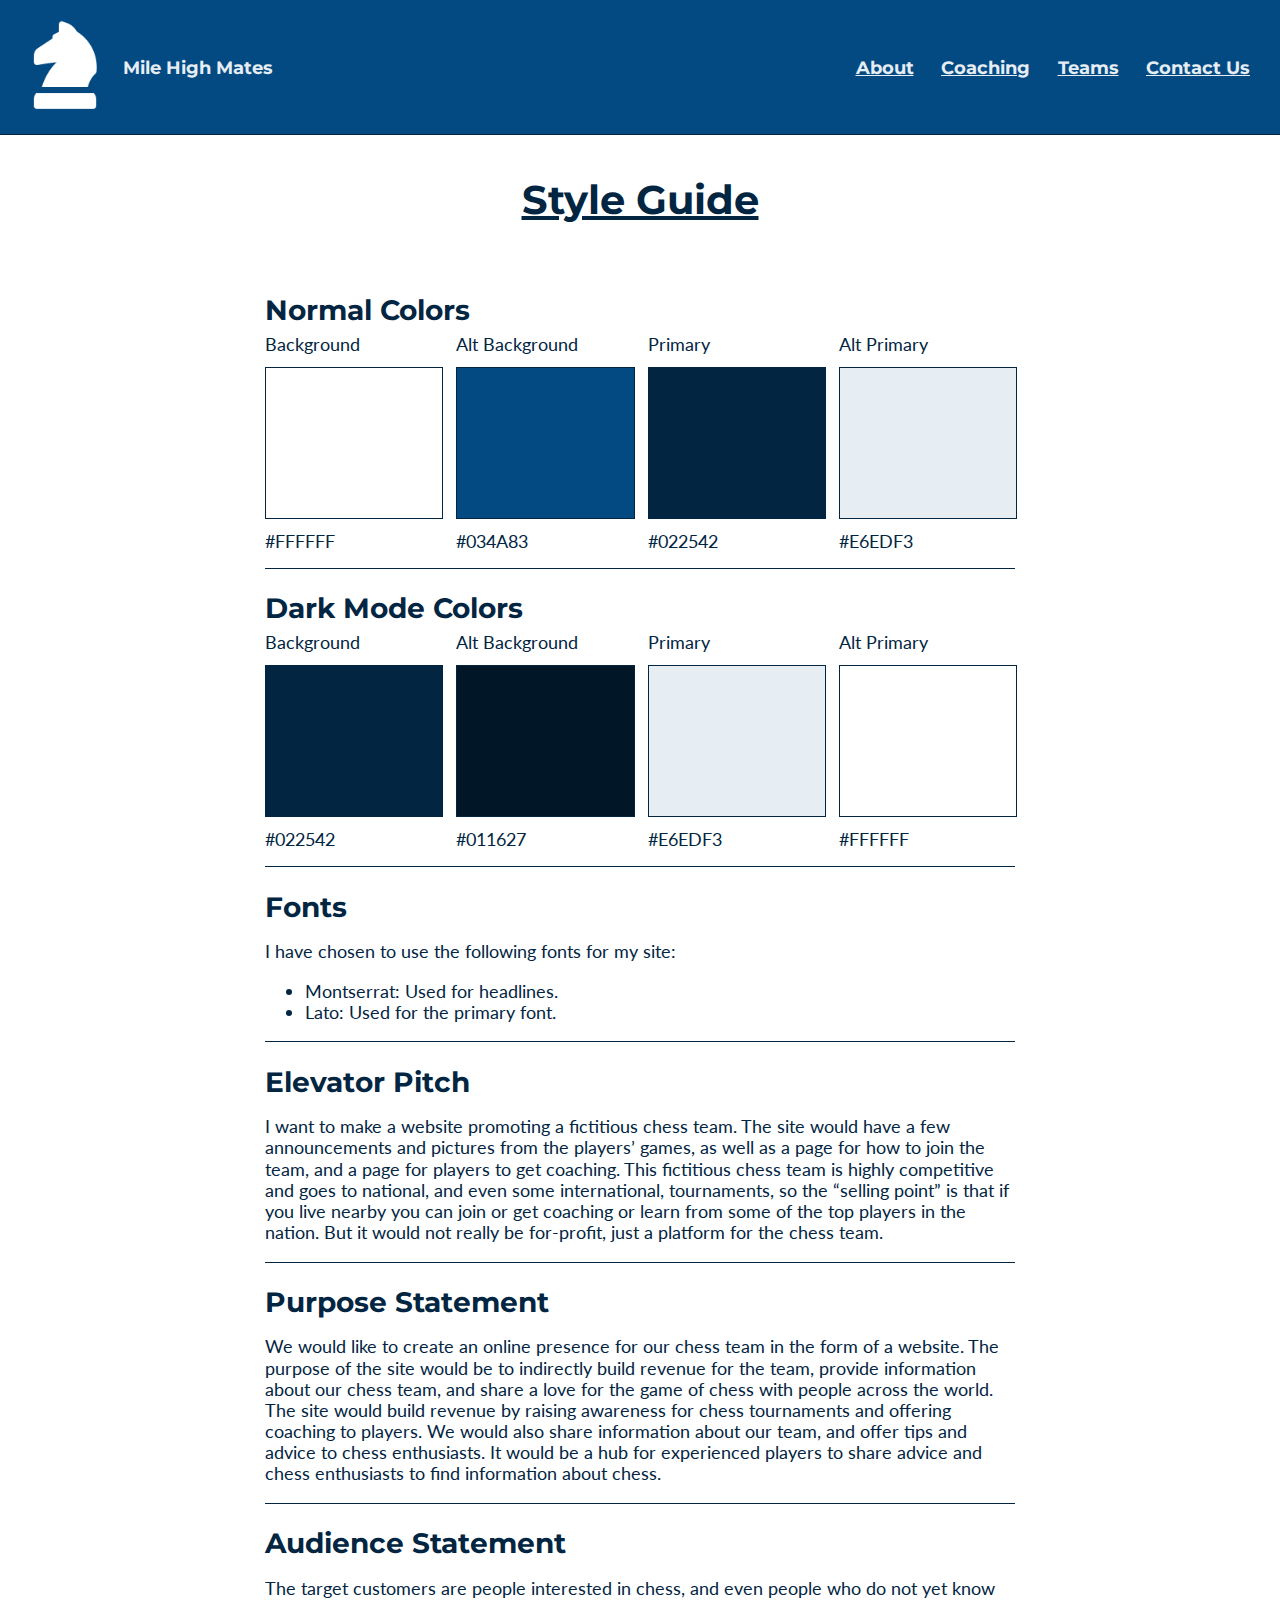
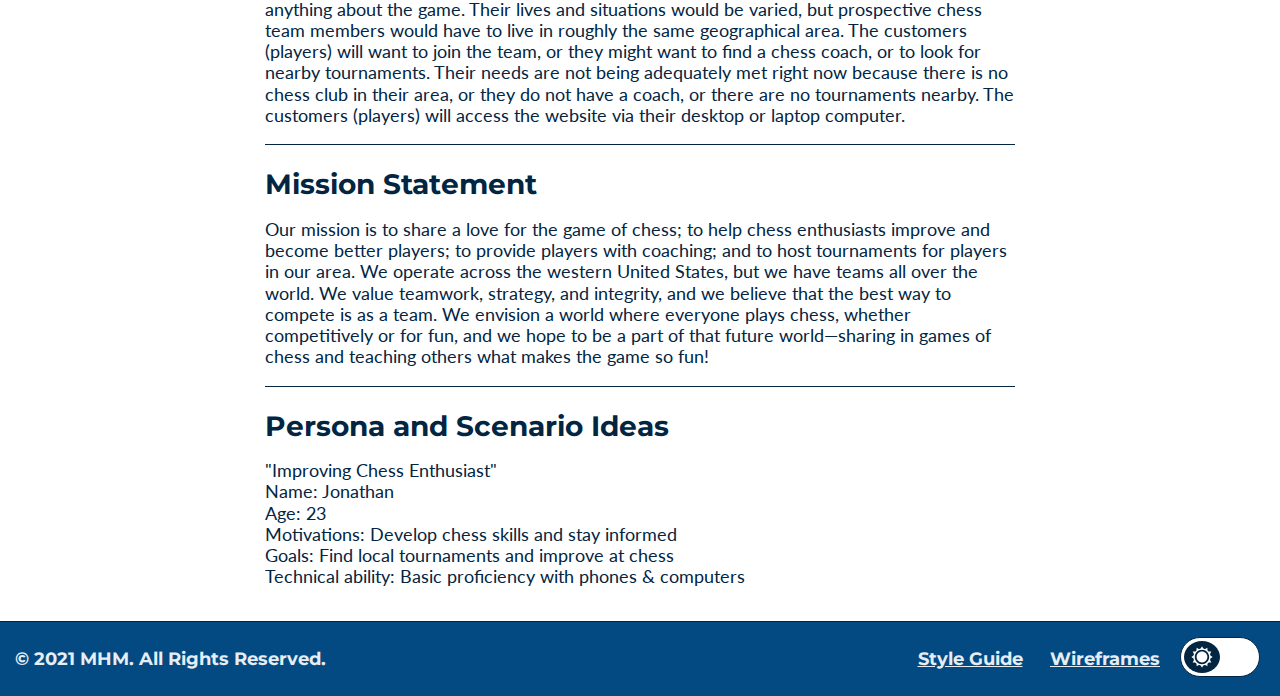
<file: style-guide.html>
<!doctype html>
<html lang="en">
<head>
    <meta charset="utf-8">
    <meta name="author" content="jrperlic">
    <meta name="keywords" content="HTML, CSS, JavaScript">
    <meta name="description" content="This is my final project site for WDD 130.">
    <meta name="viewport" content="width=device-width, initial-scale=1.0">
    <title>Style Guide</title>
    <link rel="preconnect" href="https://fonts.gstatic.com">
    <link href="https://fonts.googleapis.com/css2?family=Lato&family=Montserrat&display=swap" rel="stylesheet">
    <link rel="stylesheet" href="css/normalize.css">
    <link rel="stylesheet" href="css/main.css">
    <link rel="stylesheet" href="css/style-guide.css">
    <script src="js/dark-mode.js"></script>
</head>
<body>
    <header>
        <div id="logo-wrapper">
            <a href="index.html">
                <img src="assets/knight.png" id="logo" alt="Home">
            </a>
        </div>
        <div id="company-name">
            Mile High Mates
        </div>
        <nav>
            <ul>
                <li>
                    <a href="about.html">
                        About
                    </a>
                </li>
                <li>
                    <a href="coaching.html">
                        Coaching
                    </a>
                </li>
                <li>
                    <a href="teams.html">
                        Teams
                    </a>
                </li>
                <li>
                    <a href="contact-us.html">
                        Contact Us
                    </a>
                </li>
            </ul>
        </nav>
    </header>
    <main>
        <h1>Style Guide</h1>
        <div>
            <h2>Normal Colors</h2>
            <div class="color-wrapper">
                <div class="title">
                    Background
                </div>
                <div class="color"></div>
                <div>
                    #FFFFFF
                </div>
            </div>
            <div class="color-wrapper">
                <div class="title">
                    Alt Background
                </div>
                <div class="color"></div>
                <div>
                    #034A83
                </div>
            </div>
            <div class="color-wrapper">
                <div class="title">
                    Primary
                </div>
                <div class="color"></div>
                <div>
                    #022542
                </div>
            </div>
            <div class="color-wrapper">
                <div class="title">
                    Alt Primary
                </div>
                <div class="color"></div>
                <div>
                    #E6EDF3
                </div>
            </div>
        </div>
        <div>
            <h2>Dark Mode Colors</h2>
            <div class="color-wrapper">
                <div class="title">
                    Background
                </div>
                <div class="color"></div>
                <div>
                    #022542
                </div>
            </div>
            <div class="color-wrapper">
                <div class="title">
                    Alt Background
                </div>
                <div class="color"></div>
                <div>
                    #011627
                </div>
            </div>
            <div class="color-wrapper">
                <div class="title">
                    Primary
                </div>
                <div class="color"></div>
                <div>
                    #E6EDF3
                </div>
            </div>
            <div class="color-wrapper">
                <div class="title">
                    Alt Primary
                </div>
                <div class="color"></div>
                <div>
                    #FFFFFF
                </div>
            </div>
        </div>
        <div>
            <h2>Fonts</h2>
            <p>
                I have chosen to use the following fonts for my site:
            </p>
            <ul>
                <li>
                    Montserrat: Used for headlines.
                </li>
                <li>
                    Lato: Used for the primary font.
                </li>
            </ul>
        </div>
        <div>
            <h2>Elevator Pitch</h2>
            <p>
                I want to make a website promoting a fictitious chess team. The site would have a few announcements and pictures from the players’ games, as well as a page for how to join the team,  and a page for players to get coaching. This fictitious chess team is highly competitive and goes to national, and even some international, tournaments, so the “selling point” is that if you live nearby you can join or get coaching or learn from some of the top players in the nation. But it would not really be for-profit, just a platform for the chess team.
            </p>
        </div>
        <div>
            <h2>Purpose Statement</h2>
            <p>
                We would like to create an online presence for our chess team in the form of a website. The purpose of the site would be to indirectly build revenue for the team, provide information about our chess team, and share a love for the game of chess with people across the world. The site would build revenue by raising awareness for chess tournaments and offering coaching to players. We would also share information about our team, and offer tips and advice to chess enthusiasts. It would be a hub for experienced players to share advice and chess enthusiasts to find information about chess.
            </p>
        </div>
        <div>
            <h2>Audience Statement</h2>
            <p>
                The target customers are people interested in chess, and even people who do not yet know anything about the game. Their lives and situations would be varied, but prospective chess team members would have to live in roughly the same geographical area. The customers (players) will want to join the team, or they might want to find a chess coach, or to look for nearby tournaments. Their needs are not being adequately met right now because there is no chess club in their area, or they do not have a coach, or there are no tournaments nearby. The customers (players) will access the website via their desktop or laptop computer.
            </p>
        </div>
        <div>
            <h2>Mission Statement</h2>
            <p>
                Our mission is to share a love for the game of chess; to help chess enthusiasts improve and become better players; to provide players with coaching; and to host tournaments for players in our area. We operate across the western United States, but we have teams all over the world. We value teamwork, strategy, and integrity, and we believe that the best way to compete is as a team. We envision a world where everyone plays chess, whether competitively or for fun, and we hope to be a part of that future world—sharing in games of chess and teaching others what makes the game so fun!
            </p>
        </div>
        <div>
            <h2>Persona and Scenario Ideas</h2>
            <p>
                "Improving Chess Enthusiast"<br>
                Name: Jonathan<br>
                Age: 23<br>
                Motivations: Develop chess skills and stay informed<br>
                Goals: Find local tournaments and improve at chess<br>
                Technical ability: Basic proficiency with phones & computers
            </p>
        </div>
    </main>
    <footer>
        <div id="legal">
            &copy; 2021 MHM. All Rights Reserved.
        </div>
        <nav>
            <ul>
                <li>
                    <a href="style-guide.html">
                        Style Guide
                    </a>
                </li>
                <li>
                    <a href="wireframes.html">
                        Wireframes
                    </a>
                </li>
            </ul>
        </nav>
        <div id="dark-mode">
            <div class="icon" id="sun-icon">
                <svg xmlns="http://www.w3.org/2000/svg" width="24" height="24" viewBox="0 0 24 24"><path d="M22.088 13.126l1.912-1.126-1.912-1.126c-1.021-.602-1.372-1.91-.788-2.942l1.093-1.932-2.22-.02c-1.185-.01-2.143-.968-2.153-2.153l-.02-2.219-1.932 1.093c-1.031.583-2.34.233-2.941-.788l-1.127-1.913-1.127 1.913c-.602 1.021-1.91 1.372-2.941.788l-1.932-1.093-.02 2.219c-.01 1.185-.968 2.143-2.153 2.153l-2.22.02 1.093 1.932c.584 1.032.233 2.34-.788 2.942l-1.912 1.126 1.912 1.126c1.021.602 1.372 1.91.788 2.942l-1.093 1.932 2.22.02c1.185.01 2.143.968 2.153 2.153l.02 2.219 1.932-1.093c1.031-.583 2.34-.233 2.941.788l1.127 1.913 1.127-1.913c.602-1.021 1.91-1.372 2.941-.788l1.932 1.093.02-2.219c.011-1.185.969-2.143 2.153-2.153l2.22-.02-1.093-1.932c-.584-1.031-.234-2.34.788-2.942zm-10.117 6.874c-4.411 0-8-3.589-8-8s3.588-8 8-8 8 3.589 8 8-3.589 8-8 8zm6.029-8c0 3.313-2.687 6-6 6s-6-2.687-6-6 2.687-6 6-6 6 2.687 6 6z"/></svg>
            </div>
            <div id="tgl-wrapper">
                <input class="tgl" id="dark-mode-toggle" type="checkbox"/>
                <label class="tgl-btn" for="dark-mode-toggle"></label>
            </div>
            <div class="icon" id="moon-icon">
                <svg xmlns="http://www.w3.org/2000/svg" width="24" height="24" viewBox="0 0 24 24"><path d="M12 10.999c1.437.438 2.562 1.564 2.999 3.001.44-1.437 1.565-2.562 3.001-3-1.436-.439-2.561-1.563-3.001-3-.437 1.436-1.562 2.561-2.999 2.999zm8.001.001c.958.293 1.707 1.042 2 2.001.291-.959 1.042-1.709 1.999-2.001-.957-.292-1.707-1.042-2-2-.293.958-1.042 1.708-1.999 2zm-1-9c-.437 1.437-1.563 2.562-2.998 3.001 1.438.44 2.561 1.564 3.001 3.002.437-1.438 1.563-2.563 2.996-3.002-1.433-.437-2.559-1.564-2.999-3.001zm-7.001 22c-6.617 0-12-5.383-12-12s5.383-12 12-12c1.894 0 3.63.497 5.37 1.179-2.948.504-9.37 3.266-9.37 10.821 0 7.454 5.917 10.208 9.37 10.821-1.5.846-3.476 1.179-5.37 1.179z"/></svg>
            </div>
        </div>
    </footer>
</body>
</html>
</file>
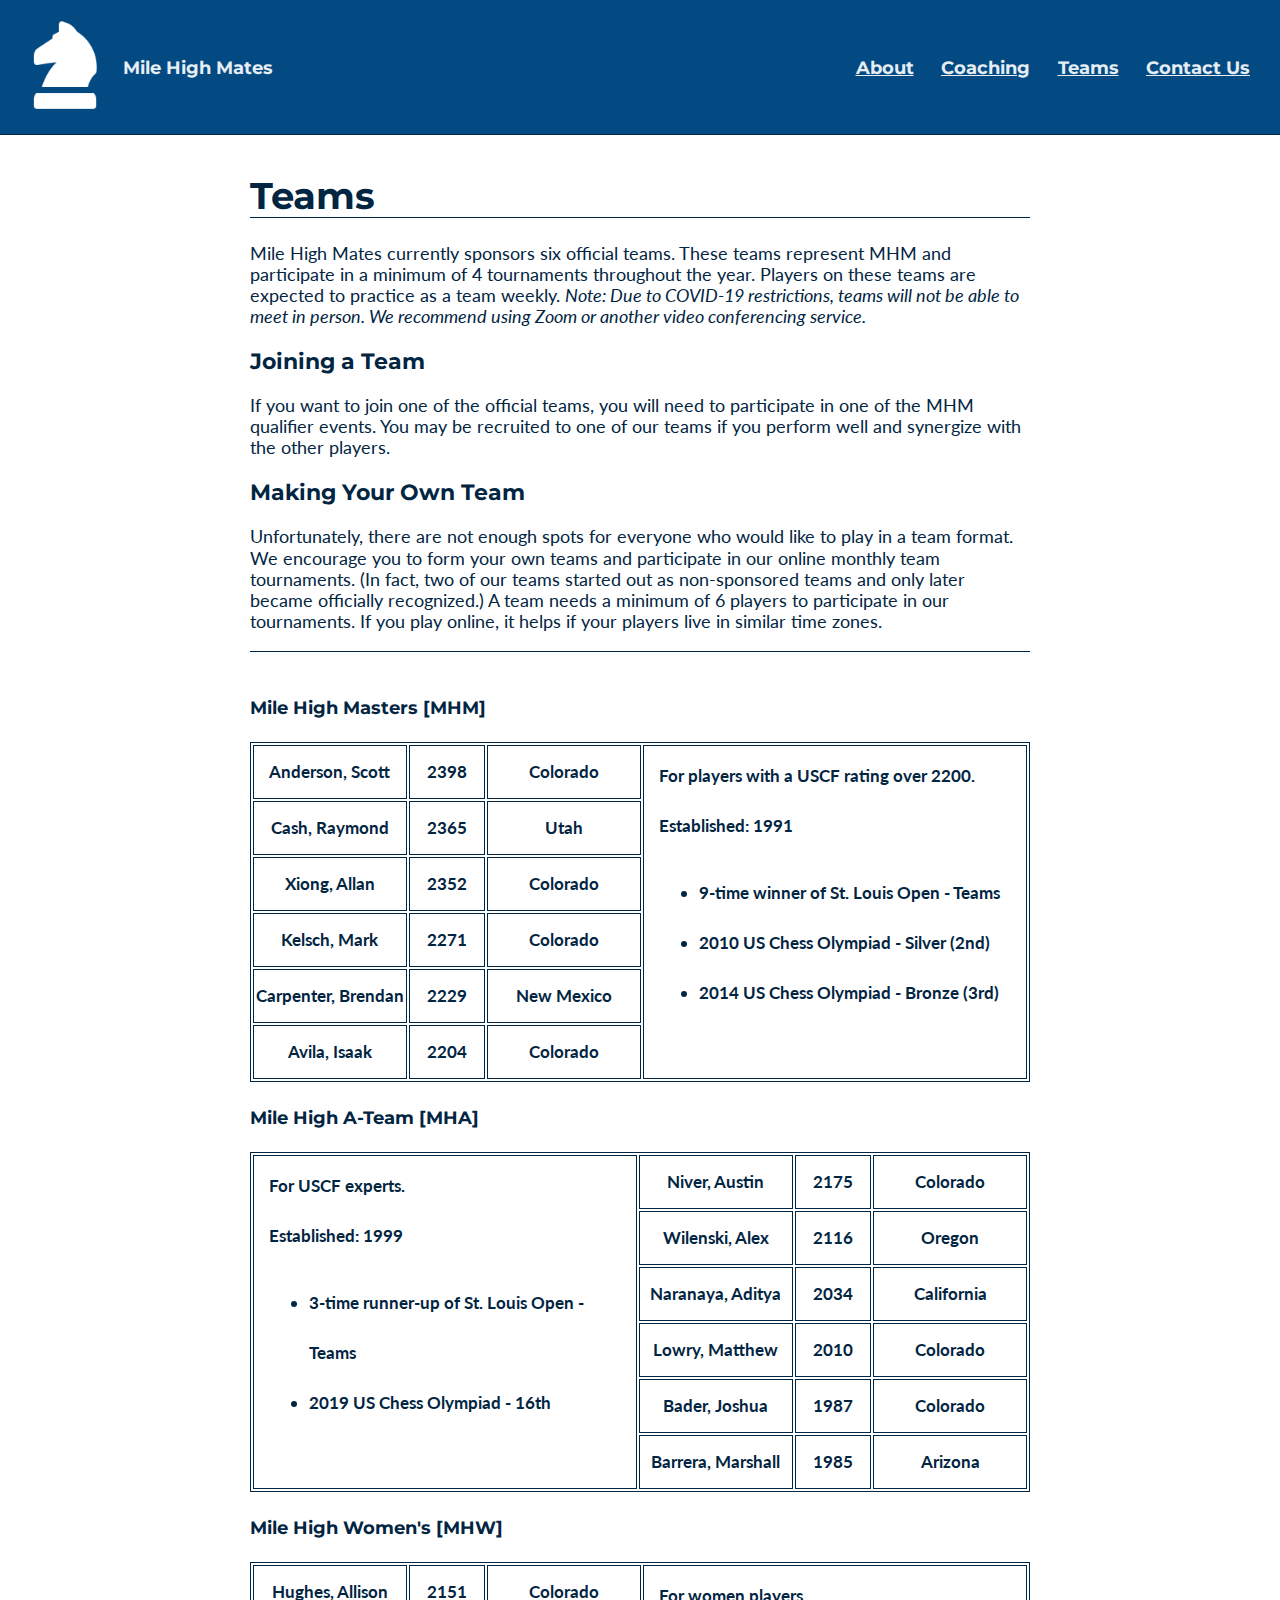
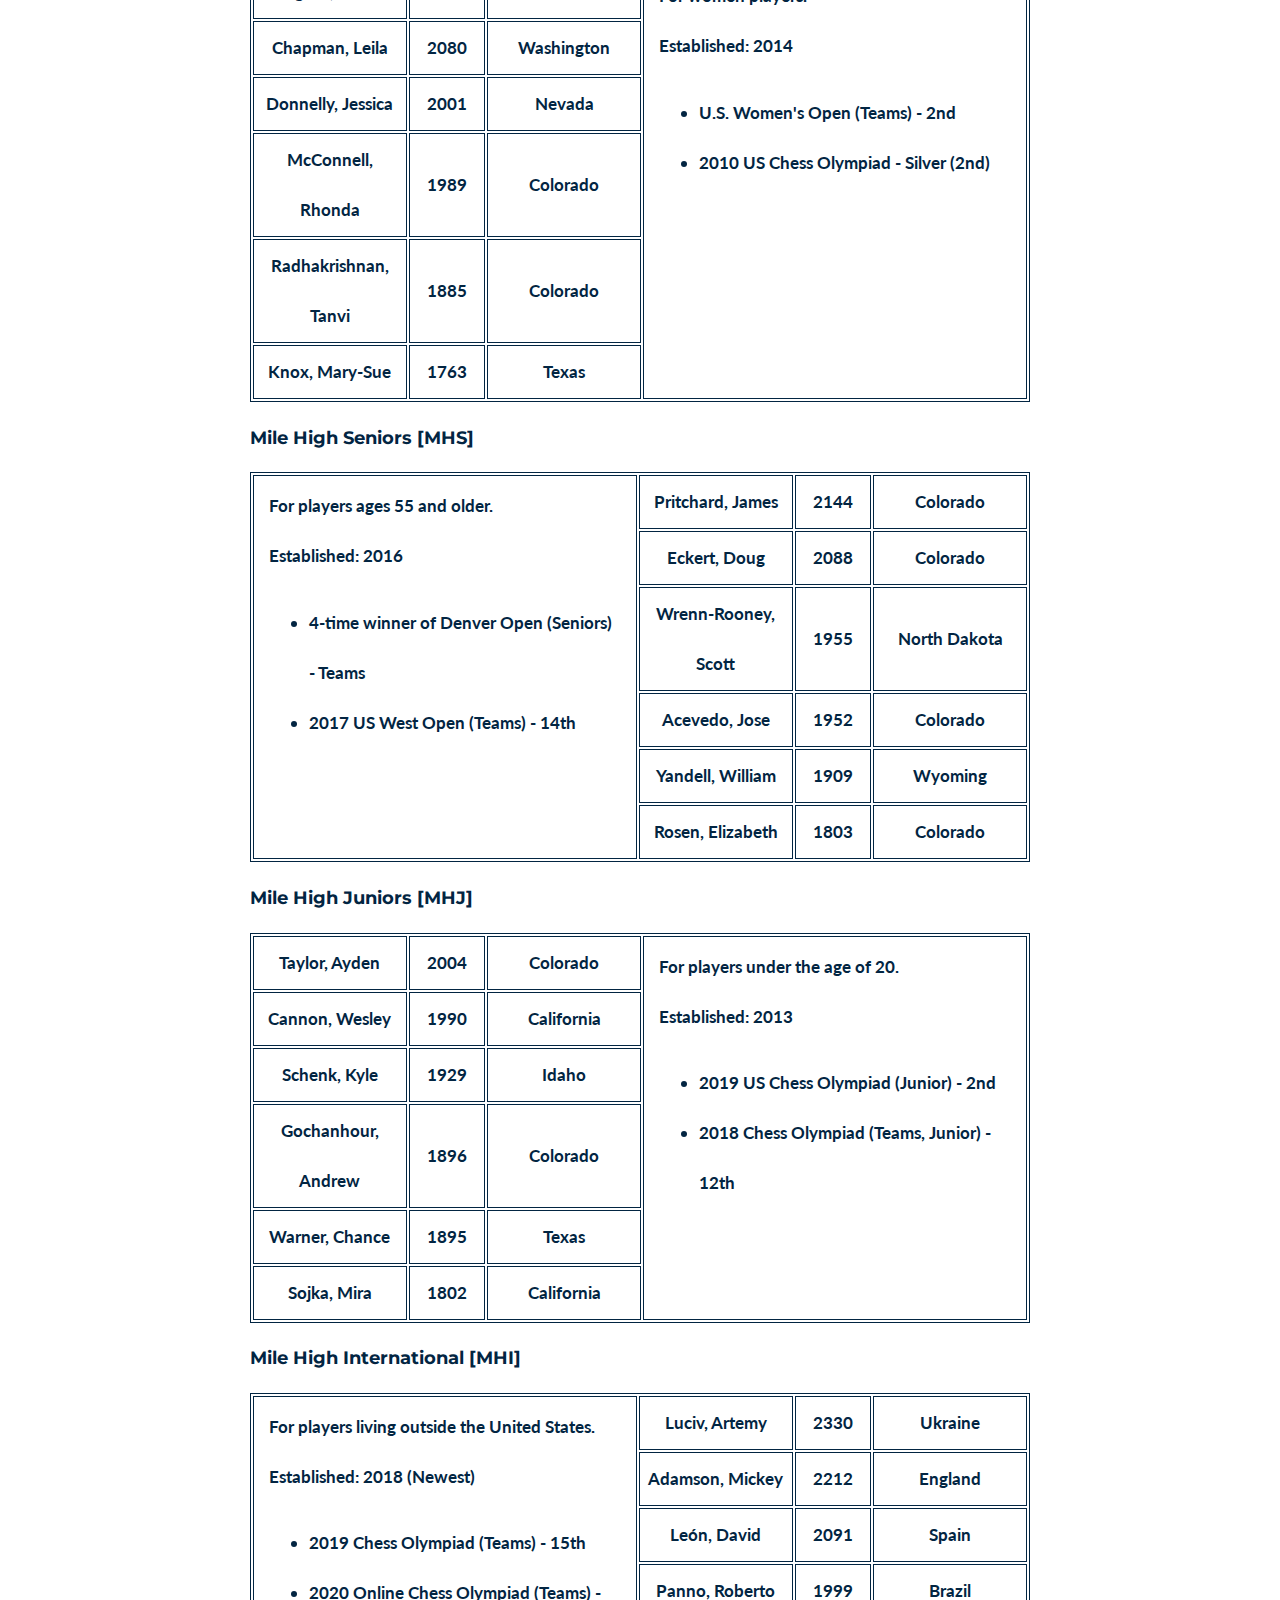
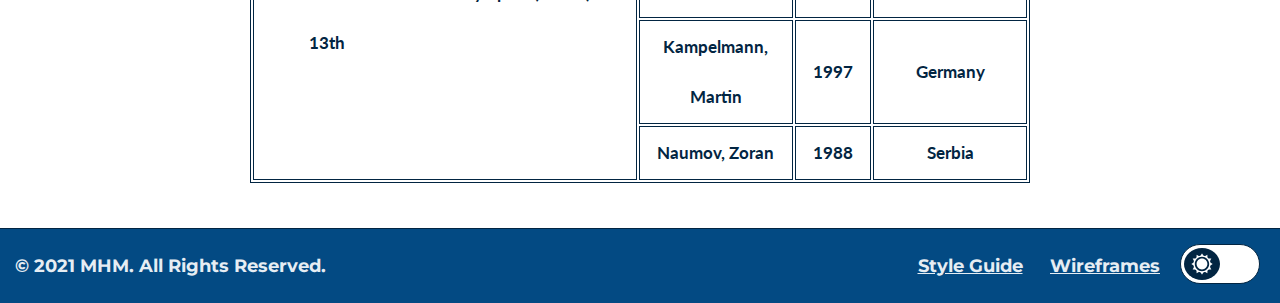
<file: teams.html>
<!doctype html>
<html lang="en">
<head>
    <meta charset="utf-8">
    <meta name="author" content="jrperlic">
    <meta name="keywords" content="HTML, CSS, JavaScript">
    <meta name="description" content="This is my final project site for WDD 130.">
    <meta name="viewport" content="width=device-width, initial-scale=1.0">
    <title>Teams</title>
    <link rel="preconnect" href="https://fonts.gstatic.com">
    <link href="https://fonts.googleapis.com/css2?family=Lato&family=Montserrat&display=swap" rel="stylesheet">
    <link rel="stylesheet" href="css/normalize.css">
    <link rel="stylesheet" href="css/main.css">
    <script src="js/dark-mode.js"></script>
</head>
<body>
    <header>
        <div id="logo-wrapper">
            <a href="index.html">
                <img src="assets/knight.png" id="logo" alt="Home">
            </a>
        </div>
        <div id="company-name">
            Mile High Mates
        </div>
        <nav>
            <ul>
                <li>
                    <a href="about.html">
                        About
                    </a>
                </li>
                <li>
                    <a href="coaching.html">
                        Coaching
                    </a>
                </li>
                <li>
                    <a href="teams.html">
                        Teams
                    </a>
                </li>
                <li>
                    <a href="contact-us.html">
                        Contact Us
                    </a>
                </li>
            </ul>
        </nav>
    </header>
    <main>
        <div id="div-text">
            <h1 class="bordered">Teams</h1>
        <p>Mile High Mates currently sponsors six official teams. These teams represent MHM and participate in a minimum of 4 tournaments throughout the year. Players on these teams are expected to practice as a team weekly. <em>Note: Due to COVID-19 restrictions, teams will not be able to meet in person. We recommend using Zoom or another video conferencing service.</em></p>
        <h3>Joining a Team</h3>
        <p>If you want to join one of the official teams, you will need to participate in one of the MHM qualifier events. You may be recruited to one of our teams if you perform well and synergize with the other players.</p>
        <h3>Making Your Own Team</h3>
        <p>Unfortunately, there are not enough spots for everyone who would like to play in a team format. We encourage you to form your own teams and participate in our online monthly team tournaments. (In fact, two of our teams started out as non-sponsored teams and only later became officially recognized.) A team needs a minimum of 6 players to participate in our tournaments. If you play online, it helps if your players live in similar time zones.</p>
        </div>
        <section id="spacing">
            <h4>Mile High Masters [MHM]</h4>
            <table>
                <tr>
                    <th style="width:20%">Anderson, Scott</th>
                    <th style="width:10%">2398</th>
                    <th style="width:20%">Colorado</th>
                    <th rowspan="6">For players with a USCF rating over 2200.<br />
                        Established: 1991
                        <ul>
                            <li>9-time winner of St. Louis Open - Teams</li>
                            <li>2010 US Chess Olympiad - Silver (2nd)</li>
                            <li>2014 US Chess Olympiad - Bronze (3rd)</li>
                        </ul></th>
                </tr>
                <tr>
                    <th>Cash, Raymond</th>
                    <th>2365</th>
                    <th>Utah</th>
                </tr>
                <tr>
                    <th>Xiong, Allan</th>
                    <th>2352</th>
                    <th>Colorado</th>
                </tr>
                <tr>
                    <th>Kelsch, Mark</th>
                    <th>2271</th>
                    <th>Colorado</th>
                </tr>
                <tr>
                    <th>Carpenter, Brendan</th>
                    <th>2229</th>
                    <th>New Mexico</th>
                </tr>
                <tr>
                    <th>Avila, Isaak</th>
                    <th>2204</th>
                    <th>Colorado</th>
                </tr>
            </table>
        </section>
        <section>
            <h4>Mile High A-Team [MHA]</h4>
            <table>
                <tr>
                    <th rowspan="6">For USCF experts.<br />
                        Established: 1999
                        <ul>
                            <li>3-time runner-up of St. Louis Open - Teams</li>
                            <li>2019 US Chess Olympiad - 16th</li>
                        </ul></th>
                    <th style="width:20%">Niver, Austin</th>
                    <th style="width:10%">2175</th>
                    <th style="width:20%">Colorado</th>
                </tr>
                <tr>
                    <th>Wilenski, Alex</th>
                    <th>2116</th>
                    <th>Oregon</th>
                </tr>
                <tr>
                    <th>Naranaya, Aditya</th>
                    <th>2034</th>
                    <th>California</th>
                </tr>
                <tr>
                    <th>Lowry, Matthew</th>
                    <th>2010</th>
                    <th>Colorado</th>
                </tr>
                <tr>
                    <th>Bader, Joshua</th>
                    <th>1987</th>
                    <th>Colorado</th>
                </tr>
                <tr>
                    <th>Barrera, Marshall</th>
                    <th>1985</th>
                    <th>Arizona</th>
                </tr>
            </table>
        </section>
        <section>
            <h4>Mile High Women's [MHW]</h4>
            <table>
                <tr>
                    <th style="width:20%">Hughes, Allison</th>
                    <th style="width:10%">2151</th>
                    <th style="width:20%">Colorado</th>
                    <th rowspan="6">For women players.<br />
                        Established: 2014
                        <ul>
                            <li>U.S. Women's Open (Teams) - 2nd</li>
                            <li>2010 US Chess Olympiad - Silver (2nd)</li>
                        </ul></th>
                </tr>
                <tr>
                    <th>Chapman, Leila</th>
                    <th>2080</th>
                    <th>Washington</th>
                </tr>
                <tr>
                    <th>Donnelly, Jessica</th>
                    <th>2001</th>
                    <th>Nevada</th>
                </tr>
                <tr>
                    <th>McConnell, Rhonda</th>
                    <th>1989</th>
                    <th>Colorado</th>
                </tr>
                <tr>
                    <th>Radhakrishnan, Tanvi</th>
                    <th>1885</th>
                    <th>Colorado</th>
                </tr>
                <tr>
                    <th>Knox, Mary-Sue</th>
                    <th>1763</th>
                    <th>Texas</th>
                </tr>
            </table>
        </section>
        <section>
            <h4>Mile High Seniors [MHS]</h4>
            <table>
                <tr>
                    <th rowspan="6">For players ages 55 and older.<br />
                        Established: 2016
                        <ul>
                            <li>4-time winner of Denver Open (Seniors) - Teams</li>
                            <li>2017 US West Open (Teams) - 14th</li>
                        </ul></th>
                    <th style="width:20%">Pritchard, James</th>
                    <th style="width:10%">2144</th>
                    <th style="width:20%">Colorado</th>
                </tr>
                <tr>
                    <th>Eckert, Doug</th>
                    <th>2088</th>
                    <th>Colorado</th>
                </tr>
                <tr>
                    <th>Wrenn-Rooney, Scott</th>
                    <th>1955</th>
                    <th>North Dakota</th>
                </tr>
                <tr>
                    <th>Acevedo, Jose</th>
                    <th>1952</th>
                    <th>Colorado</th>
                </tr>
                <tr>
                    <th>Yandell, William</th>
                    <th>1909</th>
                    <th>Wyoming</th>
                </tr>
                <tr>
                    <th>Rosen, Elizabeth</th>
                    <th>1803</th>
                    <th>Colorado</th>
                </tr>
            </table>
        </section>
        <section>
            <h4>Mile High Juniors [MHJ]</h4>
            <table>
                <tr>
                    <th style="width:20%">Taylor, Ayden</th>
                    <th style="width:10%">2004</th>
                    <th style="width:20%">Colorado</th>
                    <th rowspan="6">For players under the age of 20.<br />
                        Established: 2013
                        <ul>
                            <li>2019 US Chess Olympiad (Junior) - 2nd</li>
                            <li>2018 Chess Olympiad (Teams, Junior) - 12th</li>
                        </ul></th>
                </tr>
                <tr>
                    <th>Cannon, Wesley</th>
                    <th>1990</th>
                    <th>California</th>
                </tr>
                <tr>
                    <th>Schenk, Kyle</th>
                    <th>1929</th>
                    <th>Idaho</th>
                </tr>
                <tr>
                    <th>Gochanhour, Andrew</th>
                    <th>1896</th>
                    <th>Colorado</th>
                </tr>
                <tr>
                    <th>Warner, Chance</th>
                    <th>1895</th>
                    <th>Texas</th>
                </tr>
                <tr>
                    <th>Sojka, Mira</th>
                    <th>1802</th>
                    <th>California</th>
                </tr>
            </table>
        </section>
        <section class="spacing">
            <h4>Mile High International [MHI]</h4>
            <table>
                <tr>
                    <th rowspan="6">For players living outside the United States.<br />
                        Established: 2018 (Newest)
                        <ul>
                            <li>2019 Chess Olympiad (Teams) - 15th</li>
                            <li>2020 Online Chess Olympiad (Teams) - 13th</li>
                        </ul></th>
                    <th style="width:20%">Luciv, Artemy</th>
                    <th style="width:10%">2330</th>
                    <th style="width:20%">Ukraine</th>
                </tr>
                <tr>
                    <th>Adamson, Mickey</th>
                    <th>2212</th>
                    <th>England</th>
                </tr>
                <tr>
                    <th>León, David</th>
                    <th>2091</th>
                    <th>Spain</th>
                </tr>
                <tr>
                    <th>Panno, Roberto</th>
                    <th>1999</th>
                    <th>Brazil</th>
                </tr>
                <tr>
                    <th>Kampelmann, Martin</th>
                    <th>1997</th>
                    <th>Germany</th>
                </tr>
                <tr>
                    <th>Naumov, Zoran</th>
                    <th>1988</th>
                    <th>Serbia</th>
                </tr>
            </table>
        </section>
    </main>
    <footer>
        <div id="legal">
            &copy; 2021 MHM. All Rights Reserved.
        </div>
        <nav>
            <ul>
                <li>
                    <a href="style-guide.html">
                        Style Guide
                    </a>
                </li>
                <li>
                    <a href="wireframes.html">
                        Wireframes
                    </a>
                </li>
            </ul>
        </nav>
        <div id="dark-mode">
            <div class="icon" id="sun-icon">
                <svg xmlns="http://www.w3.org/2000/svg" width="24" height="24" viewBox="0 0 24 24"><path d="M22.088 13.126l1.912-1.126-1.912-1.126c-1.021-.602-1.372-1.91-.788-2.942l1.093-1.932-2.22-.02c-1.185-.01-2.143-.968-2.153-2.153l-.02-2.219-1.932 1.093c-1.031.583-2.34.233-2.941-.788l-1.127-1.913-1.127 1.913c-.602 1.021-1.91 1.372-2.941.788l-1.932-1.093-.02 2.219c-.01 1.185-.968 2.143-2.153 2.153l-2.22.02 1.093 1.932c.584 1.032.233 2.34-.788 2.942l-1.912 1.126 1.912 1.126c1.021.602 1.372 1.91.788 2.942l-1.093 1.932 2.22.02c1.185.01 2.143.968 2.153 2.153l.02 2.219 1.932-1.093c1.031-.583 2.34-.233 2.941.788l1.127 1.913 1.127-1.913c.602-1.021 1.91-1.372 2.941-.788l1.932 1.093.02-2.219c.011-1.185.969-2.143 2.153-2.153l2.22-.02-1.093-1.932c-.584-1.031-.234-2.34.788-2.942zm-10.117 6.874c-4.411 0-8-3.589-8-8s3.588-8 8-8 8 3.589 8 8-3.589 8-8 8zm6.029-8c0 3.313-2.687 6-6 6s-6-2.687-6-6 2.687-6 6-6 6 2.687 6 6z"/></svg>
            </div>
            <div id="tgl-wrapper">
                <input class="tgl" id="dark-mode-toggle" type="checkbox"/>
                <label class="tgl-btn" for="dark-mode-toggle"></label>
            </div>
            <div class="icon" id="moon-icon">
                <svg xmlns="http://www.w3.org/2000/svg" width="24" height="24" viewBox="0 0 24 24"><path d="M12 10.999c1.437.438 2.562 1.564 2.999 3.001.44-1.437 1.565-2.562 3.001-3-1.436-.439-2.561-1.563-3.001-3-.437 1.436-1.562 2.561-2.999 2.999zm8.001.001c.958.293 1.707 1.042 2 2.001.291-.959 1.042-1.709 1.999-2.001-.957-.292-1.707-1.042-2-2-.293.958-1.042 1.708-1.999 2zm-1-9c-.437 1.437-1.563 2.562-2.998 3.001 1.438.44 2.561 1.564 3.001 3.002.437-1.438 1.563-2.563 2.996-3.002-1.433-.437-2.559-1.564-2.999-3.001zm-7.001 22c-6.617 0-12-5.383-12-12s5.383-12 12-12c1.894 0 3.63.497 5.37 1.179-2.948.504-9.37 3.266-9.37 10.821 0 7.454 5.917 10.208 9.37 10.821-1.5.846-3.476 1.179-5.37 1.179z"/></svg>
            </div>
        </div>
    </footer>
</body>
</html>
</file>
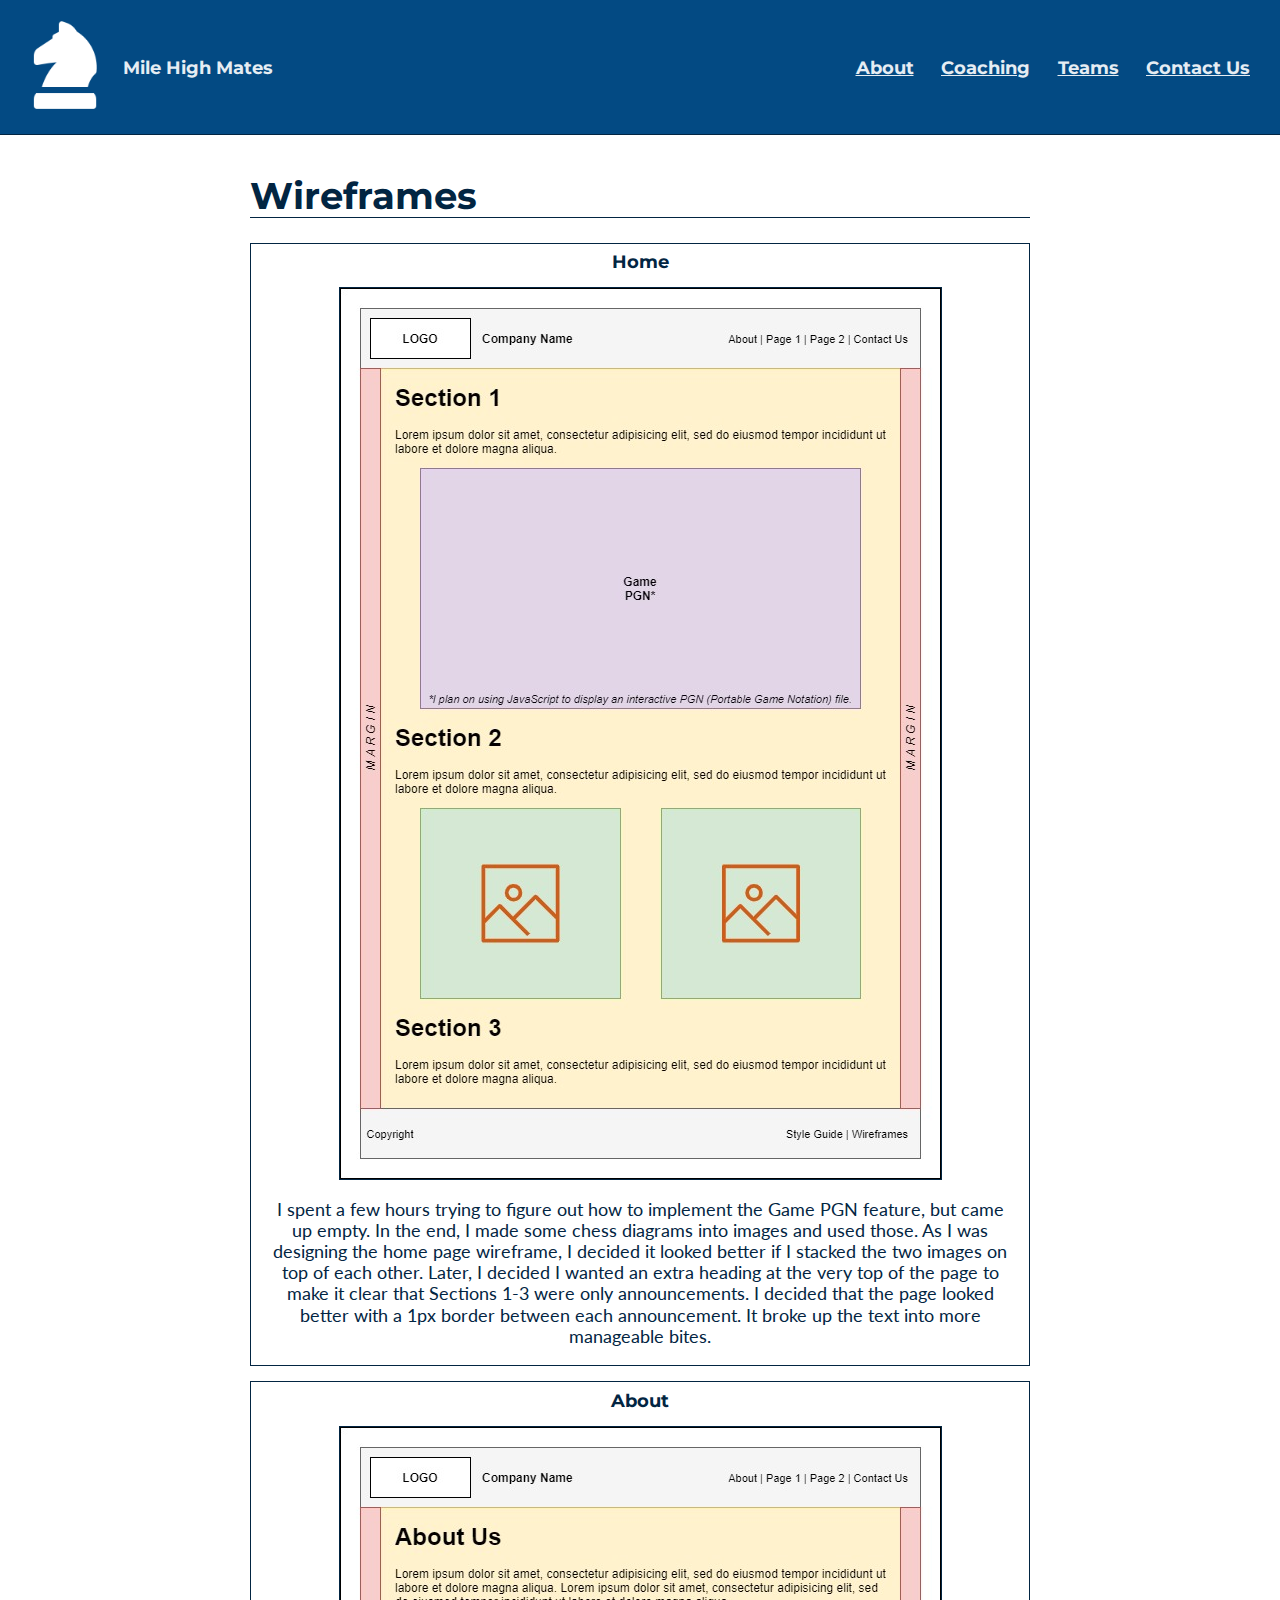
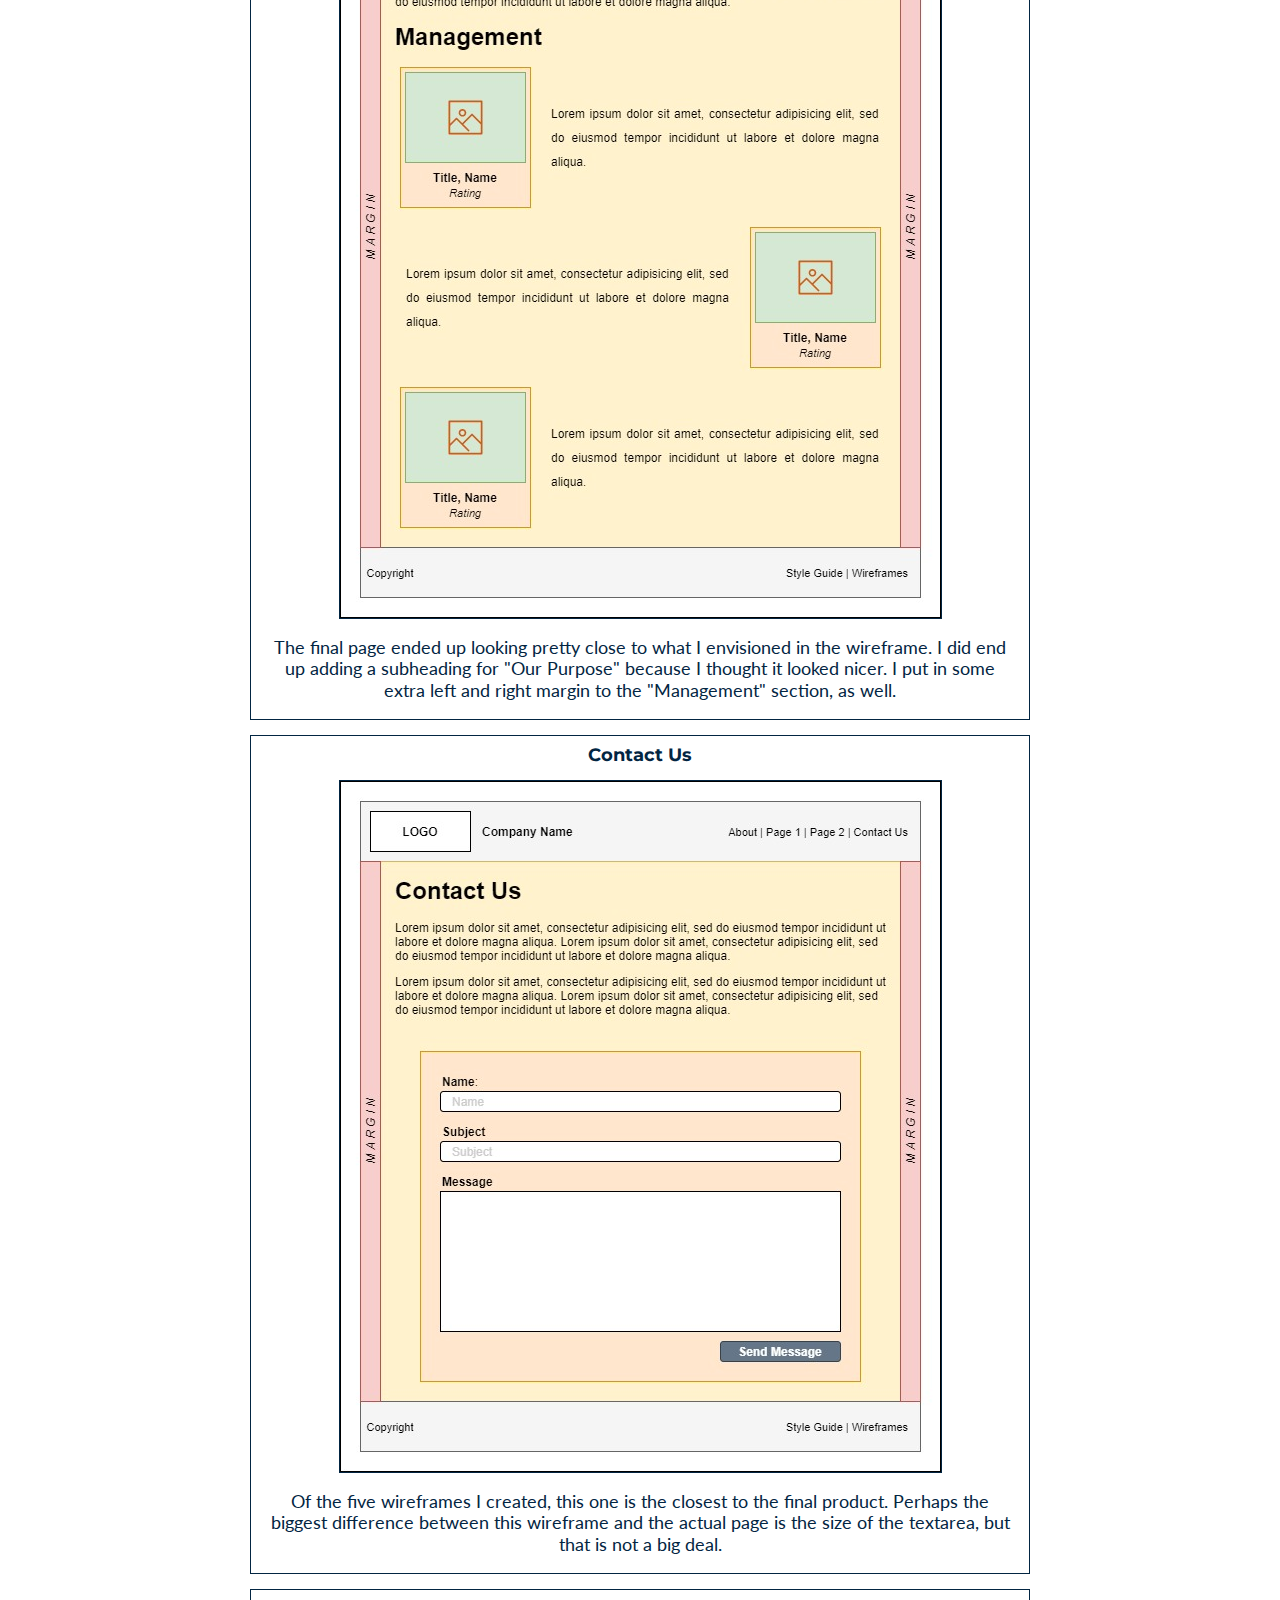
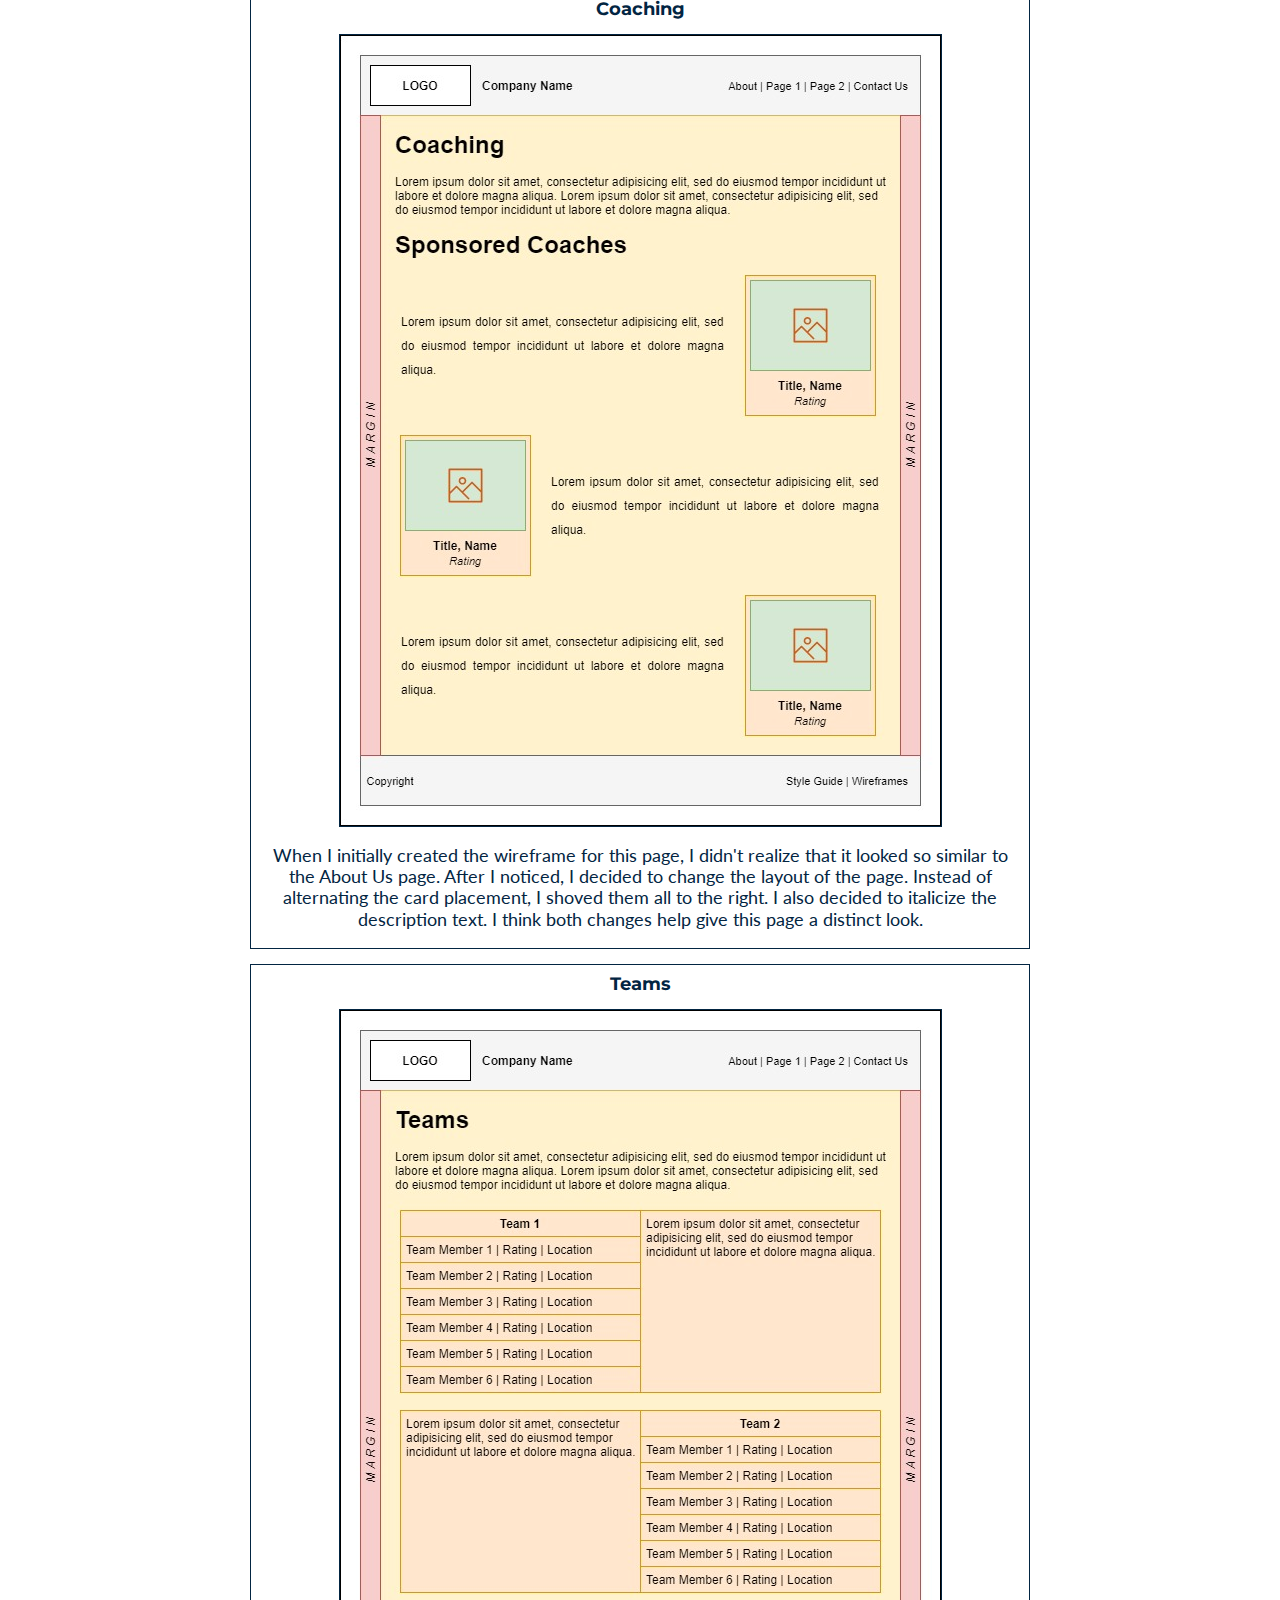
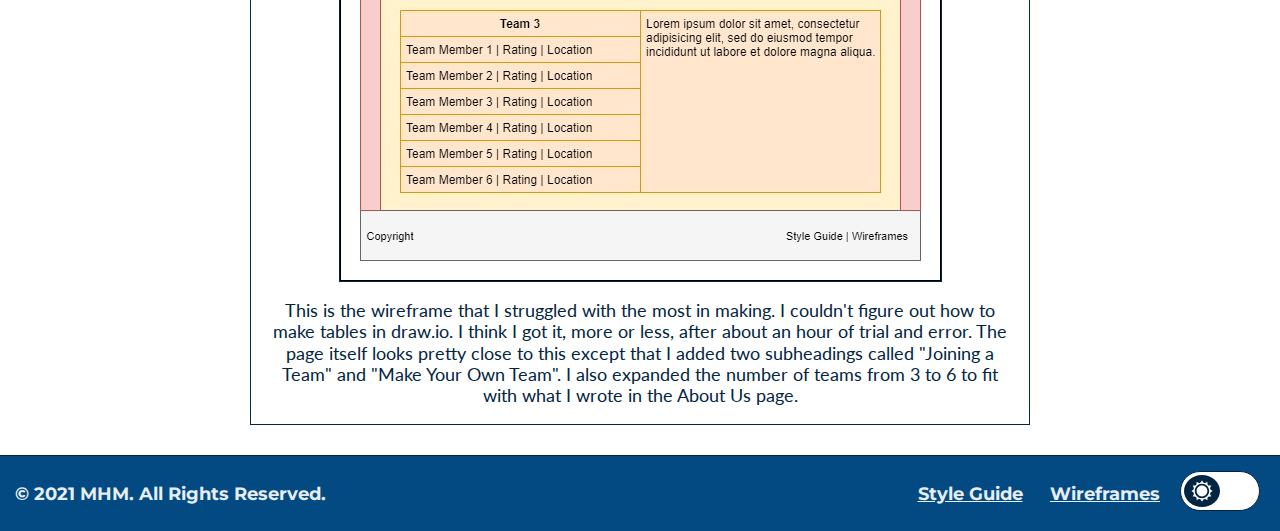
<file: wireframes.html>
<!doctype html>
<html lang="en">
<head>
    <meta charset="utf-8">
    <meta name="author" content="jrperlic">
    <meta name="keywords" content="HTML, CSS, JavaScript">
    <meta name="description" content="This is my final project site for WDD 130.">
    <meta name="viewport" content="width=device-width, initial-scale=1.0">
    <title>Wireframes</title>
    <link rel="preconnect" href="https://fonts.gstatic.com">
    <link href="https://fonts.googleapis.com/css2?family=Lato&family=Montserrat&display=swap" rel="stylesheet">
    <link rel="stylesheet" href="css/normalize.css">
    <link rel="stylesheet" href="css/main.css">
    <script src="js/dark-mode.js"></script>
</head>
<body>
    <header>
        <div id="logo-wrapper">
            <a href="index.html">
                <img src="assets/knight.png" id="logo" alt="Home">
            </a>
        </div>
        <div id="company-name">
            Mile High Mates
        </div>
        <nav>
            <ul>
                <li>
                    <a href="about.html">
                        About
                    </a>
                </li>
                <li>
                    <a href="coaching.html">
                        Coaching
                    </a>
                </li>
                <li>
                    <a href="teams.html">
                        Teams
                    </a>
                </li>
                <li>
                    <a href="contact-us.html">
                        Contact Us
                    </a>
                </li>
            </ul>
        </nav>
    </header>
    <main>
        <h1 class="bordered">Wireframes</h1>
        <section class="wf">
            <h4 class="wf-name">Home</h4>
            <img src="assets/wireframes/home-wireframe.jpg" alt="Home">
            <p>I spent a few hours trying to figure out how to implement the Game PGN feature, but came up empty. In the end, I made some chess diagrams into images and used those. As I was designing the home page wireframe, I decided it looked better if I stacked the two images on top of each other. Later, I decided I wanted an extra heading at the very top of the page to make it clear that Sections 1-3 were only announcements. I decided that the page looked better with a 1px border between each announcement. It broke up the text into more manageable bites.</p>
        </section>
        <section class="wf">
            <h4 class="wf-name">About</h4>
            <img src="assets/wireframes/about-wireframe.jpg" alt="About">
            <p>The final page ended up looking pretty close to what I envisioned in the wireframe. I did end up adding a subheading for "Our Purpose" because I thought it looked nicer. I put in some extra left and right margin to the "Management" section, as well.</p>
        </section>
        <section class="wf">
            <h4 class="wf-name">Contact Us</h4>
            <img src="assets/wireframes/contact-us-wireframe.jpg" alt="Contact Us">
            <p>Of the five wireframes I created, this one is the closest to the final product. Perhaps the biggest difference between this wireframe and the actual page is the size of the textarea, but that is not a big deal.</p>
        </section>
        <section class="wf">
            <h4 class="wf-name">Coaching</h4>
            <img src="assets/wireframes/coaching-wireframe.jpg" alt="Coaching">
            <p>When I initially created the wireframe for this page, I didn't realize that it looked so similar to the About Us page. After I noticed, I decided to change the layout of the page. Instead of alternating the card placement, I shoved them all to the right. I also decided to italicize the description text. I think both changes help give this page a distinct look.</p>
        </section>
        <section class="wf">
            <h4 class="wf-name">Teams</h4>
            <img src="assets/wireframes/teams-wireframe.jpg" alt="Teams">
            <p>This is the wireframe that I struggled with the most in making. I couldn't figure out how to make tables in draw.io. I think I got it, more or less, after about an hour of trial and error. The page itself looks pretty close to this except that I added two subheadings called "Joining a Team" and "Make Your Own Team". I also expanded the number of teams from 3 to 6 to fit with what I wrote in the About Us page.</p>
        </section>
    </main>
    <footer>
        <div id="legal">
            &copy; 2021 MHM. All Rights Reserved.
        </div>
        <nav>
            <ul>
                <li>
                    <a href="style-guide.html">
                        Style Guide
                    </a>
                </li>
                <li>
                    <a href="wireframes.html">
                        Wireframes
                    </a>
                </li>
            </ul>
        </nav>
        <div id="dark-mode">
            <div class="icon" id="sun-icon">
                <svg xmlns="http://www.w3.org/2000/svg" width="24" height="24" viewBox="0 0 24 24"><path d="M22.088 13.126l1.912-1.126-1.912-1.126c-1.021-.602-1.372-1.91-.788-2.942l1.093-1.932-2.22-.02c-1.185-.01-2.143-.968-2.153-2.153l-.02-2.219-1.932 1.093c-1.031.583-2.34.233-2.941-.788l-1.127-1.913-1.127 1.913c-.602 1.021-1.91 1.372-2.941.788l-1.932-1.093-.02 2.219c-.01 1.185-.968 2.143-2.153 2.153l-2.22.02 1.093 1.932c.584 1.032.233 2.34-.788 2.942l-1.912 1.126 1.912 1.126c1.021.602 1.372 1.91.788 2.942l-1.093 1.932 2.22.02c1.185.01 2.143.968 2.153 2.153l.02 2.219 1.932-1.093c1.031-.583 2.34-.233 2.941.788l1.127 1.913 1.127-1.913c.602-1.021 1.91-1.372 2.941-.788l1.932 1.093.02-2.219c.011-1.185.969-2.143 2.153-2.153l2.22-.02-1.093-1.932c-.584-1.031-.234-2.34.788-2.942zm-10.117 6.874c-4.411 0-8-3.589-8-8s3.588-8 8-8 8 3.589 8 8-3.589 8-8 8zm6.029-8c0 3.313-2.687 6-6 6s-6-2.687-6-6 2.687-6 6-6 6 2.687 6 6z"/></svg>
            </div>
            <div id="tgl-wrapper">
                <input class="tgl" id="dark-mode-toggle" type="checkbox"/>
                <label class="tgl-btn" for="dark-mode-toggle"></label>
            </div>
            <div class="icon" id="moon-icon">
                <svg xmlns="http://www.w3.org/2000/svg" width="24" height="24" viewBox="0 0 24 24"><path d="M12 10.999c1.437.438 2.562 1.564 2.999 3.001.44-1.437 1.565-2.562 3.001-3-1.436-.439-2.561-1.563-3.001-3-.437 1.436-1.562 2.561-2.999 2.999zm8.001.001c.958.293 1.707 1.042 2 2.001.291-.959 1.042-1.709 1.999-2.001-.957-.292-1.707-1.042-2-2-.293.958-1.042 1.708-1.999 2zm-1-9c-.437 1.437-1.563 2.562-2.998 3.001 1.438.44 2.561 1.564 3.001 3.002.437-1.438 1.563-2.563 2.996-3.002-1.433-.437-2.559-1.564-2.999-3.001zm-7.001 22c-6.617 0-12-5.383-12-12s5.383-12 12-12c1.894 0 3.63.497 5.37 1.179-2.948.504-9.37 3.266-9.37 10.821 0 7.454 5.917 10.208 9.37 10.821-1.5.846-3.476 1.179-5.37 1.179z"/></svg>
            </div>
        </div>
    </footer>
</body>
</html>
</file>
<file: css/main.css>
:root {
    /* Settings */
    --spacing: 15px;
    --font-size: 1.15rem;
    /* Normal Colors */
    --background-color: #FFFFFF;
    --alt-background-color: #034A83;
    --font-color: #022542;
    --alt-font-color: #E6EDF3;
    --border-color: #022542;
    /* Dark Mode Colors */
    --dark-background-color: #022542;
    --dark-alt-background-color: #011627;
    --dark-font-color: #E6EDF3;
    --dark-alt-font-color: #FFFFFF;
    --dark-border-color: #E6EDF3;
    /* Fonts */
    --main-font: 'Lato', sans-serif;
    --alt-font: 'Montserrat', sans-serif;
}

html, body {
    margin: 0;
    padding: 0;
    width: 100%;
    height: 100%;
    text-rendering: optimizeLegibility;
}

body {
    display: flex;
    flex-direction: column;
    font-size: 62.5%;
}

header {
    display: grid;
    grid-template-rows: auto;
    grid-template-columns: auto auto 1fr;
    font-size: var(--font-size);
    padding: var(--spacing);
    border-bottom: 1px solid var(--border-color);
    color: var(--alt-font-color);
    background-color: var(--alt-background-color);
}

header, footer {
    font-family: var(--alt-font);
    font-weight: bold;
}

header #logo-wrapper {
    display: flex;
    align-items: center;
    grid-row: 1;
    grid-column: 1;
}

header a {
    color: var(--alt-font-color);
}

#logo {
    max-width: 100px;
}

header #company-name {
    grid-row: 1;
    grid-column: 2;
    display: flex;
    align-items: center;
    margin-left: 7.5px;
}

header nav {
    grid-row: 1;
    grid-column: 3;
    display: flex;
    align-items: center;
    margin-left: auto;
}

header nav ul {
    margin: 0;
    padding: 0;
    list-style-type: none;
}

header nav ul li {
    display: inline-block;
    padding: 7.5px;
    margin-right: 7.5px;
}

main {
    flex: 1;
    font-size: var(--font-size);
    font-family: var(--main-font);
    padding-top: var(--spacing);
    padding-bottom: var(--spacing);
    padding-left: 250px;
    padding-right: 250px;
    color: var(--font-color);
    background-color: var(--background-color);
}

h1, h2, h3, h4 {
    font-family: var(--alt-font);
}

.bordered {
    border-bottom: 1px solid var(--border-color);
}

.announcement {
    border-bottom: 1px solid var(--border-color);
}

.announcement:last-child {
    border-bottom: 0;
}

h2 {
    margin-bottom: 7.5px;
}

.author {
    margin-bottom: 0;
    font-family: var(--alt-font);
    font-size: 0.85rem;
    font-weight: bold;
    margin-left: 15px;
    margin-bottom: 2.5px;
}

.date {
    margin-top: 0;
    margin-bottom: 0;
    font-family: var(--alt-font);
    font-size: 0.85rem;
    font-style: italic;
    margin-left: 15px;
}

.image-grid {
    grid-template-columns: auto auto;
    grid-template-rows: auto;
    text-align: center;
}

figcaption {
    font-size: 0.75rem;
    text-align: center;
    vertical-align: middle;
}

#figure1 {
    grid-row: 1;
    grid-column: 1;
}

#figure2 {
    grid-row: 1;
    grid-column: 2;
}

#tournament1 {
    margin: 7.5px;
    width: 400px;
    height: 280px;
    justify-items: center;
}

#tournament2 {
    margin: 7.5px;
    width: 400px;
    height: 280px;
    justify-items: center;
}

.board {
    display: block;
    margin-left: auto;
    margin-right: auto;
    max-width: 400px;
}

.analysis {
    text-align: center;
    font-size: 0.75rem;
    font-style: italic;
}

.about {
    display: grid;
    grid-template-rows: auto;
    grid-template-columns: auto auto;
    padding-left: 200px;
    padding-right: 200px;
    padding-bottom: 50px;
}

.card {
    max-width: 250px;
    padding: 7.5px;
    grid-row: 1;
    grid-column: 1;
    border: 1px solid var(--border-color);
    background-color: var(--background-color);
    text-align: center;
}

.card img {
    margin-bottom: -15px;
}

.container {
    margin: 7.5px 7.5px -15px 7.5px;
    vertical-align: middle;
}

.alt-card {
    max-width: 250px;
    padding: 7.5px;
    grid-row: 1;
    grid-column: 2;
    border: 1px solid var(--border-color);
    background-color: var(--background-color);
    text-align: center;
}

.alt-card img {
    margin-bottom: -15px;
}

.description {
    grid-row: 1;
    grid-column: 2;
    margin: 7.5px;
    padding-left: 15px;
}

.alt-description {
    grid-row: 1;
    grid-column: 1;
    margin: 7.5px;
    padding-right: 15px;
}

.coach {
    display: grid;
    grid-template-rows: auto;
    grid-template-columns: auto auto;
    padding-left: 200px;
    padding-right: 200px;
    padding-top: 50px;
    padding-bottom: 50px;
    border: 1px solid var(--border-color);
    background-color: var(--background-color);
    margin-bottom: 15px;
}

.description {
    margin: 5px;
}

form {
    display: grid;
    grid-template-rows: auto auto auto auto;
    grid-template-columns: auto;
    margin-left: 50px;
    margin-right: 50px;
    padding: 15px;
    border: 1px solid var(--border-color);
    background-color: var(--alt-background-color);
    font-family: var(--alt-font);
    color: var(--alt-font-color);
}

input {
    width: 100%;
    margin-top: 2.5px;
}

#name {
    grid-row: 1;
    grid-column: 1;
    padding-bottom: 7.5px;
}

#subject {
    grid-row: 2;
    grid-column: 1;
    padding-bottom: 7.5px;
}

#message {
    grid-row: 3;
    grid-column: 1;
    padding-bottom: 7.5px;
}

#contact-form-submit {
    grid-row: 4;
    grid-column: 1;
    justify-self: right;
    width: 200px;
}

form textarea {
    resize: none;
    width: 100%;
    margin-top: 2.5px;
}

#div-text {
    border-bottom: 1px solid var(--border-color);
    margin-bottom: 45px;
}

.spacing {
    margin-bottom: 30px;
}

table {
    width: 100%;
    line-height: 50px;
    font-size: 1rem;
    background-color: var(--background-color);
}

table, th, td {
    border: 1px solid var(--border-color);
    font-size: 1.05rem;
}

th[rowspan] {
    vertical-align: top;
    text-align: left;
    padding-left: 15px;
    padding-right: 15px;
    padding-top: 5px;
    padding-bottom: 15px;
}

.wf {
    border: 1px solid var(--border-color);
    margin-bottom: 15px;
    background-color: var(--background-color);
}

.wf-name {
    margin: 7.5px;
    text-align: center;
}

.wf img {
    display: block;
    margin-top: 15px;
    margin-bottom: 15px;
    margin-left: auto;
    margin-right: auto;
    max-width: 601px;
    width: 100%;
    height: auto;
    border: 1px solid var(--border-color);
}

.wf p {
    margin-left: 15px;
    margin-right: 15px;
    text-align: center;
}

footer {
    display: grid;
    grid-template-rows: auto;
    grid-template-columns: auto 1fr auto;
    font-size: var(--font-size);
    border-top: 1px solid var(--border-color);
    padding: var(--spacing);
    color: var(--alt-font-color);
    background-color: var(--alt-background-color);
}

footer a {
    color: var(--alt-font-color);
}

footer #legal {
    grid-row: 1;
    grid-column: 1;
    display: flex;
    align-items: center;
}

footer nav {
    grid-row: 1;
    grid-column: 2;
    display: flex;
    align-items: center;
    margin-left: auto;
}

footer nav ul {
    margin: 0;
    padding: 0;
    list-style-type: none;
}

footer nav ul li {
    display: inline-block;
    padding: 7.5px;
    margin-right: 7.5px;
}

footer #dark-mode {
    grid-row: 1;
    grid-column: 3;
}

footer #dark-mode .icon {
    position: relative;
    display: inline-block;
    z-index: 100;
    pointer-events: none;
}

footer #dark-mode .icon svg path {
    fill: var(--background-color);
}

footer #dark-mode #sun-icon svg {
    transform: scale(0.9);
    position: absolute;
    top: -32px;
    left: 15px;
}

footer #dark-mode #moon-icon svg {
    transform: scale(0.85);
    position: absolute;
    top: -32px;
    right: 15px;
}

footer #dark-mode #tgl-wrapper {
    display: inline-block;
}

footer #dark-mode #tgl-wrapper .tgl {
    display: none;
}

footer #dark-mode #tgl-wrapper .tgl, .tgl:after, .tgl:before, .tgl *, .tgl *:after, .tgl *:before, .tgl + .tgl-btn {
    box-sizing: border-box;
}

footer #dark-mode #tgl-wrapper .tgl::-moz-selection, .tgl:after::-moz-selection, .tgl:before::-moz-selection, .tgl *::-moz-selection, .tgl *:after::-moz-selection, .tgl *:before::-moz-selection, .tgl + .tgl-btn::-moz-selection {
    background: none;
}

footer #dark-mode #tgl-wrapper .tgl::selection, .tgl:after::selection, .tgl:before::selection, .tgl *::selection, .tgl *:after::selection, .tgl *:before::selection, .tgl + .tgl-btn::selection {
    background: none;
}

footer #dark-mode #tgl-wrapper .tgl + .tgl-btn {
    outline: 0;
    display: block;
    width: 80px;
    height: 40px;
    position: relative;
    cursor: pointer;
    -webkit-user-select: none;
    -moz-user-select: none;
    -ms-user-select: none;
    user-select: none;
    background-color: var(--background-color);
    border: 1px solid var(--border-color);
    border-radius: 30px;
    padding: 3px;
    transition: all 0.4s ease;
}

footer #dark-mode #tgl-wrapper .tgl + .tgl-btn:after, .tgl + .tgl-btn:before {
    position: relative;
    display: block;
    content: "";
    width: 50%;
    height: 100%;
}

footer #dark-mode #tgl-wrapper .tgl + .tgl-btn:after {
    left: 0;
    border-radius: 50%;
    background-color: var(--border-color);
    transition: all 0.2s ease;
}

footer #dark-mode #tgl-wrapper .tgl + .tgl-btn:before {
    display: none;
    transition: all 0.2s ease;
}

footer #dark-mode #tgl-wrapper .tgl:checked + .tgl-btn:after {
    left: 50%;
    transition: all 0.2s ease;
}

/*===========================================*\
  APPLY DARK MODE COLORS WHEN DARK MODE IS ON 
\*===========================================*/

body.dark-mode header {
    border-bottom: 1px solid var(--dark-border-color);
    color: var(--dark-alt-font-color);
    background-color: var(--dark-alt-background-color);
}

body.dark-mode header a {
    color: var(--dark-alt-font-color);
}

body.dark-mode main {
    color: var(--dark-font-color);
    background-color: var(--dark-background-color);
}

body.dark-mode footer {
    border-top: 1px solid var(--dark-border-color);
    color: var(--dark-alt-font-color);
    background-color: var(--dark-alt-background-color);
}

body.dark-mode footer a {
    color: var(--dark-alt-font-color);
}

body.dark-mode footer #dark-mode .icon svg path {
    fill: var(--dark-background-color);
}

body.dark-mode footer #dark-mode #tgl-wrapper .tgl + .tgl-btn {
    background-color: var(--dark-background-color);
    border: 1px solid var(--dark-border-color);
}

body.dark-mode footer #dark-mode #tgl-wrapper .tgl + .tgl-btn:after {
    background-color: var(--dark-border-color);
}

body.dark-mode .bordered {
    border-bottom: 1px solid var(--dark-border-color);
}

body.dark-mode .announcement {
    border-bottom: 1px solid var(--dark-border-color);
}

body.dark-mode .announcement:last-child {
    border-bottom: 0;
}

body.dark-mode .card {
    border: 1px solid var(--dark-border-color);
    background-color: var(--dark-alt-background-color);
}

body.dark-mode .alt-card {
    border: 1px solid var(--dark-border-color);
    background-color: var(--dark-alt-background-color);
}

body.dark-mode .coach {
    border: 1px solid var(--dark-border-color);
    background-color: var(--dark-alt-background-color);
}

body.dark-mode form {
    border: 1px solid var(--dark-border-color);
    background-color: var(--dark-alt-background-color);
}

body.dark-mode #div-text {
    border-bottom: 1px solid var(--dark-border-color);
}

body.dark-mode table {
    background-color: var(--dark-alt-background-color);
}

body.dark-mode table, body.dark-mode th, body.darkmode td {
    border: 1px solid var(--dark-border-color);
}

body.dark-mode .wf {
    background-color: var(--dark-alt-background-color);
}

body.dark-mode .wf, body.dark-mode .wf img {
    border: 1px solid var(--dark-border-color);
}

/*=====================*\
  RESPONSIVE WEB DESIGN 
\*=====================*/

@media (max-width: 1000px) {
    main {
        padding-left: 100px;
        padding-right: 100px;
    }
}

@media (max-width: 768px) {
    main {
        padding-left: var(--spacing);
        padding-right: var(--spacing);
    }

    header nav ul li, footer nav ul li {
        list-style: none;
        display: block;
    }

    #legal {
        font-size: 0.75rem;
    }

    #tournament1 {
        width: 200px;
        height: 140px;
    }

    #tournament2 {
        width: 200px;
        height: 140px;
    }

    .board {
        max-width: 300px;
        max-height: 300px;
    }

    .about {
        padding-left: 0px;
        padding-right: 0px;
    }

    .coach {
        padding-left: 0px;
        padding-right: 0px;
    }
}
</file>
<file: css/style-guide.css>
main h1 {
    margin-bottom: 3rem;
    font-size: 2.5rem;
    text-decoration: underline;
    text-align: center;
    font-family: var(--alt-font);
}

main h2 {
    font-size: 1.75rem;
    font-family: var(--alt-font);
}

main > div {
    text-align: left;
    font-size: 1.15rem;
    margin: 1rem auto;
    max-width: 750px;
    border-top: 1px solid var(--border-color);
}

main > div:first-of-type {
    border-top: 0px transparent;
}

main div .color-wrapper .color {
    width: 100%;
    height: 150px;
    margin: 0.75rem 0;
    border: 1px solid var(--border-color);
}

main > div:nth-of-type(1), main > div:nth-of-type(2) {
    display: grid;
    grid-template-rows: auto auto;
    grid-template-columns: 1fr 1fr 1fr 1fr;
    grid-column-gap: 15px;
}

main > div:nth-of-type(1) h2, main > div:nth-of-type(2) h2 {
    grid-row: 1;
    grid-column: 1/5;
}

main > div:nth-of-type(1) .color-wrapper:nth-of-type(1) .color {
    background-color: var(--background-color);
}

main > div:nth-of-type(1) .color-wrapper:nth-of-type(2) .color {
    background-color: var(--alt-background-color);
}

main > div:nth-of-type(1) .color-wrapper:nth-of-type(3) .color {
    background-color: var(--font-color);
}

main > div:nth-of-type(1) .color-wrapper:nth-of-type(4) .color {
    background-color: var(--alt-font-color);
}

main > div:nth-of-type(2) .color-wrapper:nth-of-type(1) .color {
    background-color: var(--dark-background-color);
}

main > div:nth-of-type(2) .color-wrapper:nth-of-type(2) .color {
    background-color: var(--dark-alt-background-color);
}

main > div:nth-of-type(2) .color-wrapper:nth-of-type(3) .color {
    background-color: var(--dark-font-color);
}

main > div:nth-of-type(2) .color-wrapper:nth-of-type(4) .color {
    background-color: var(--dark-alt-font-color);
}

body.dark-mode {
    background-color: var(--dark-background-color);
    color: var(--dark-font-color);
}

body.dark-mode > main > div {
    border-top: 1px solid var(--dark-border-color);
}

body.dark-mode > div:first-of-type {
    border-top: 0px transparent;
}

body.dark-mode div .color-wrapper .color {
    border: 1px solid var(--dark-border-color);
}
</file>
